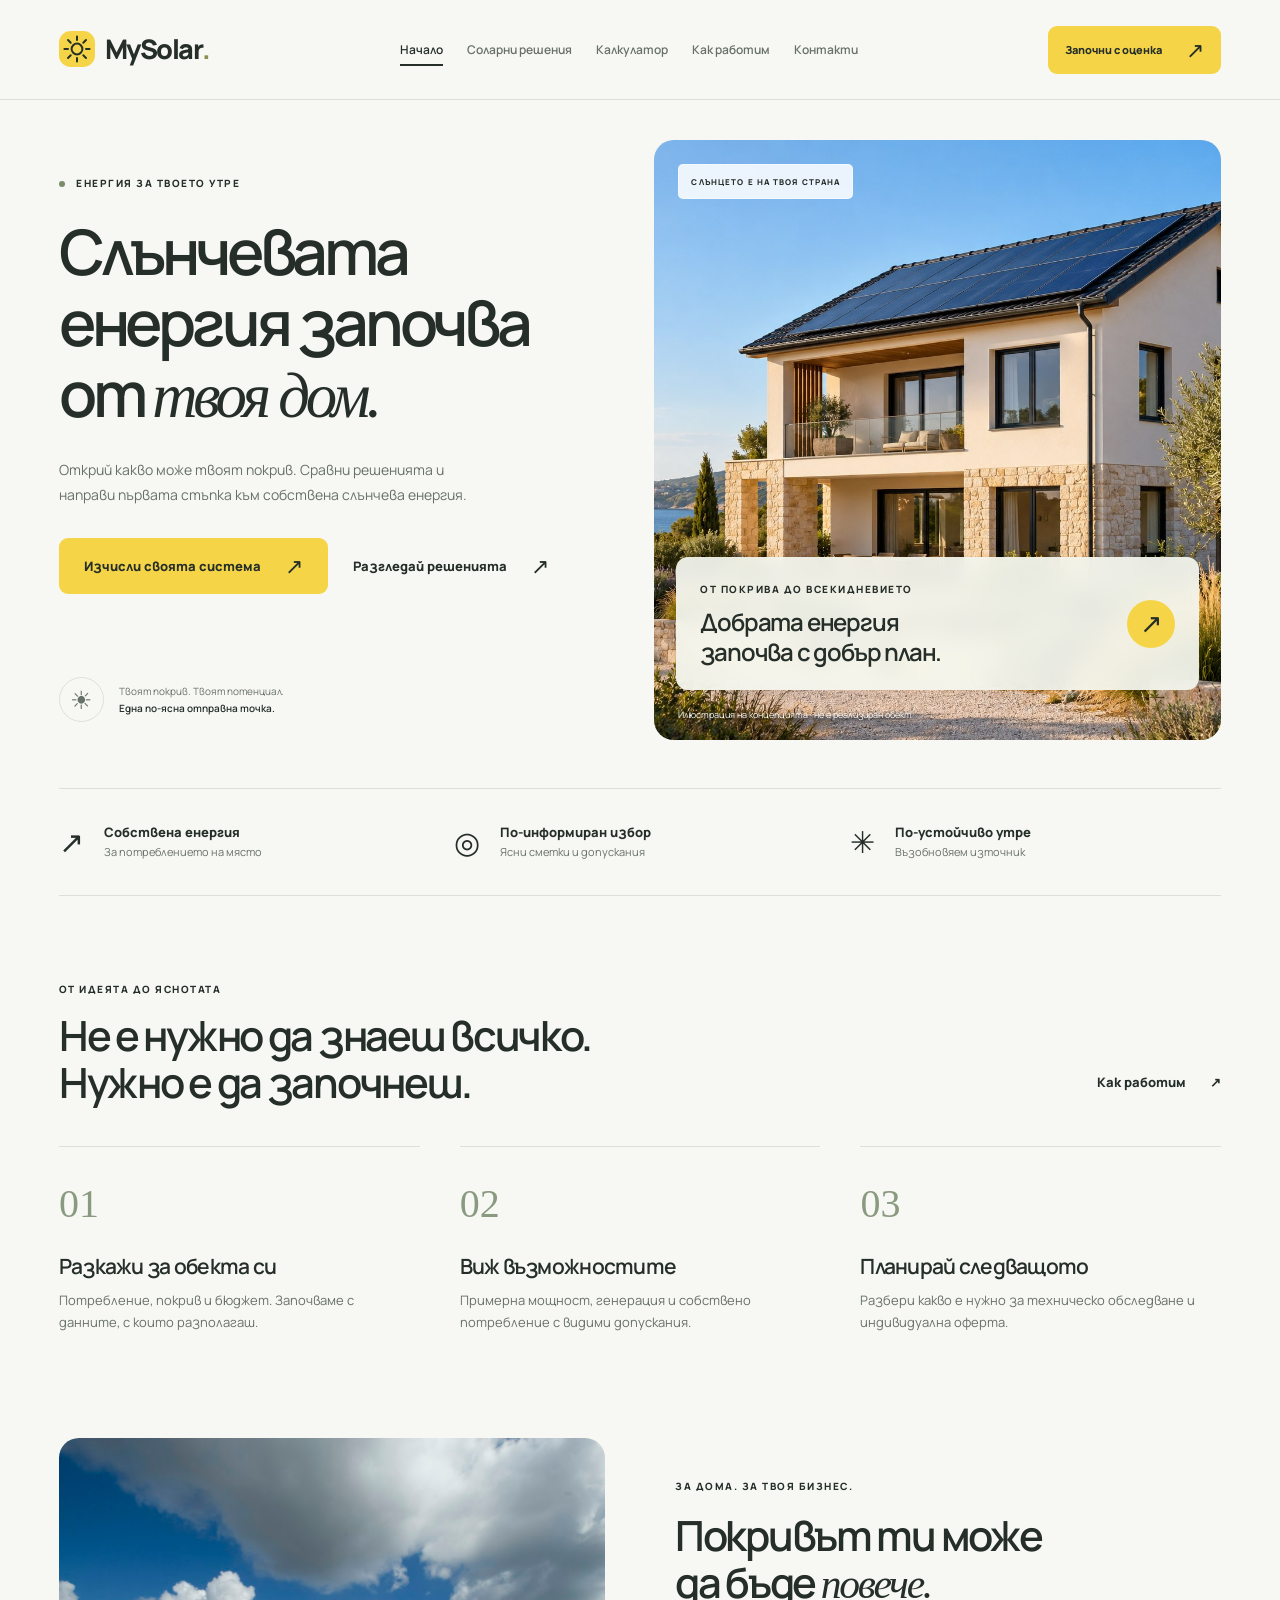
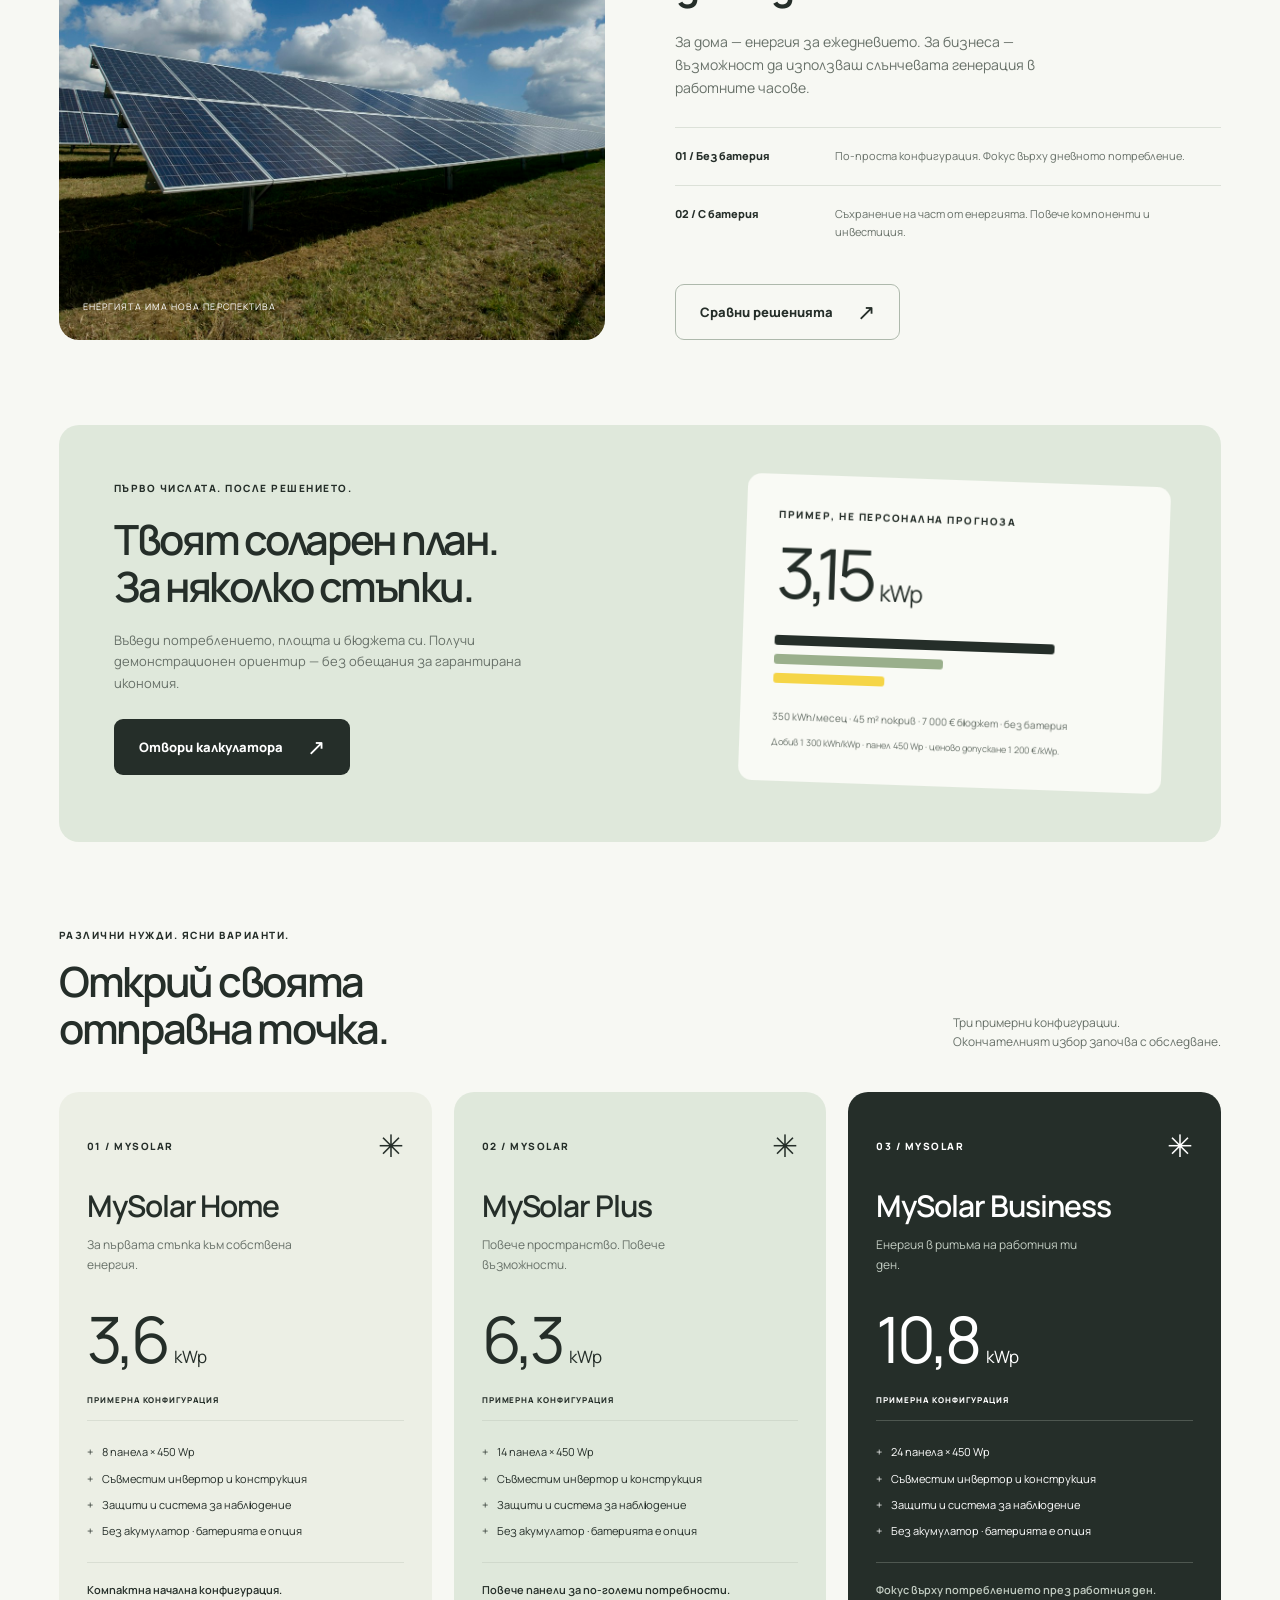
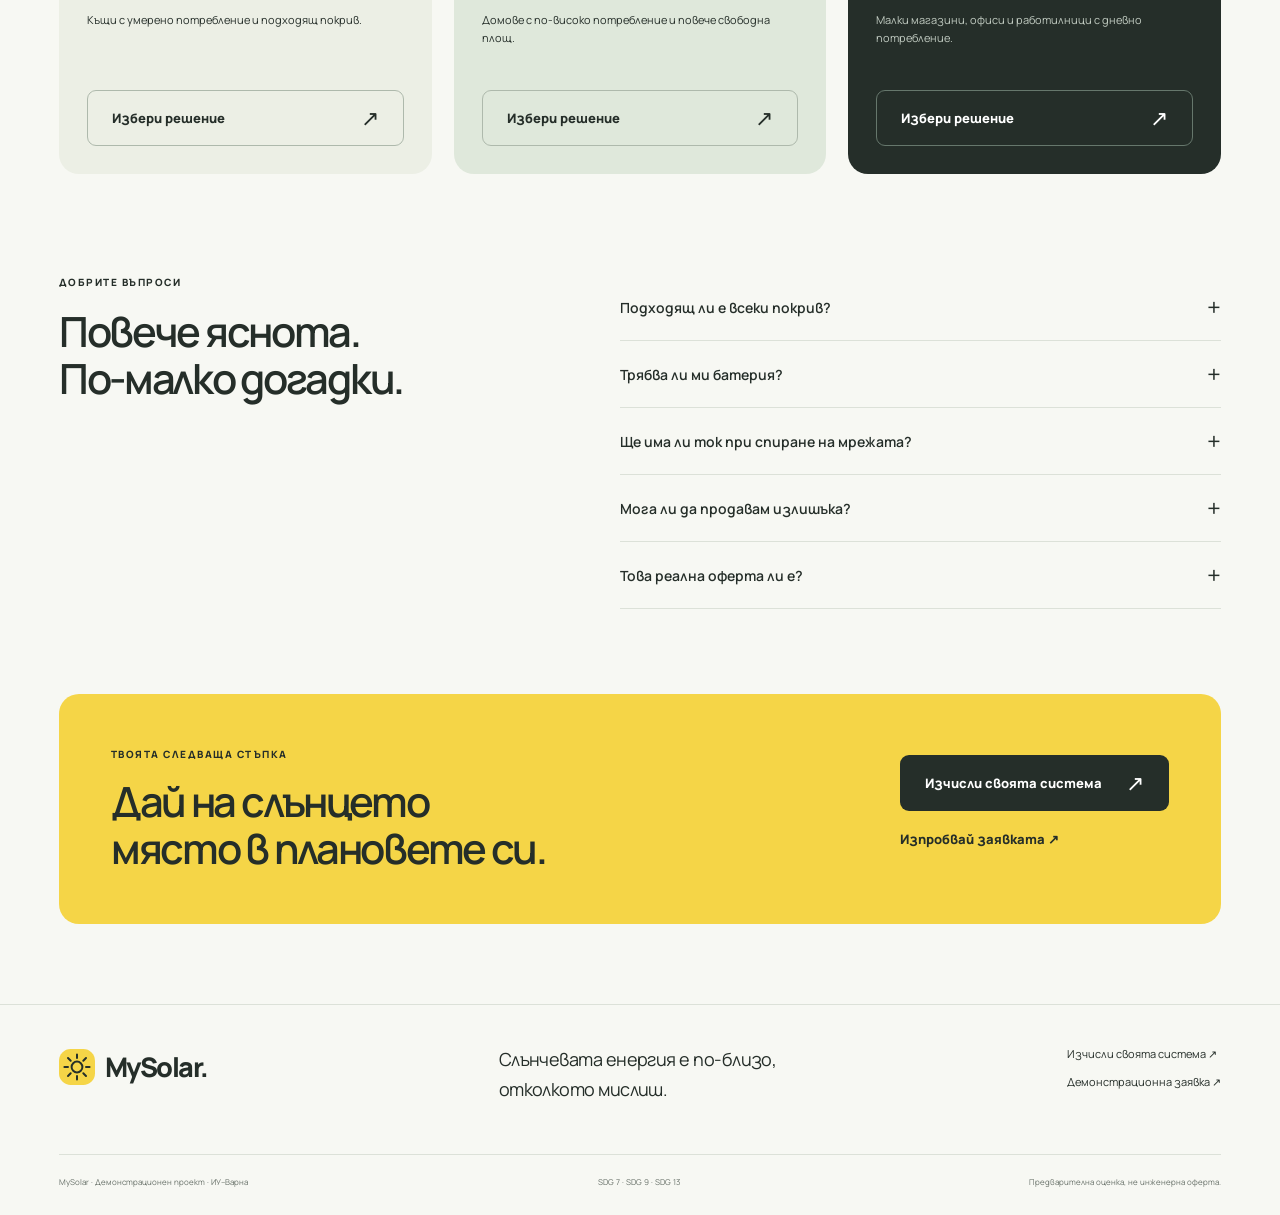
<file: index.html>
<!doctype html><html lang="bg"><head><meta charset="utf-8"><meta name="viewport" content="width=device-width,initial-scale=1"><meta name="theme-color" content="#f5d547"><meta name="description" content="MySolar — демонстрационна платформа за избор на фотоволтаични системи за дома и малкия бизнес в България."><title>Начало — MySolar</title><link rel="icon" href="assets/logo.svg" type="image/svg+xml"><link rel="stylesheet" href="styles.css"><script src="app.js" defer></script></head><body><a class="skip" href="#main">Към съдържанието</a><header class="header"><a class="brand" href="index.html" aria-label="MySolar — начало"><img src="assets/logo.svg" width="36" height="36" alt="">MySolar<span class="brand-dot">.</span></a><nav id="nav" aria-label="Основна навигация"><a href="index.html" aria-current="page">Начало</a><a href="solutions.html">Соларни решения</a><a href="calculator.html">Калкулатор</a><a href="process.html">Как работим</a><a href="contact.html">Контакти</a></nav><a class="button small" href="calculator.html">Започни с оценка<span aria-hidden="true">↗</span></a><button class="menu-button" aria-label="Отвори менюто" aria-expanded="false" aria-controls="nav"><span></span><span></span></button></header><main id="main" tabindex="-1"><section class="hero"><div class="hero-copy"><span class="eyebrow"><i class="live-dot"></i> ЕНЕРГИЯ ЗА ТВОЕТО УТРЕ</span><h1>Слънчевата<br>енергия започва<br>от <em>твоя дом.</em></h1><p>Открий какво може твоят покрив. Сравни решенията и направи първата стъпка към собствена слънчева енергия.</p><div class="hero-actions"><a class="button primary" href="calculator.html">Изчисли своята система<span aria-hidden="true">↗</span></a><a class="button text" href="solutions.html">Разгледай решенията<span aria-hidden="true">↗</span></a></div><div class="hero-note"><span class="mini-sun" aria-hidden="true">☀</span><span>Твоят покрив. Твоят потенциал.<br><strong>Една по-ясна отправна точка.</strong></span></div></div><div class="hero-photo"><img src="assets/hero.jpg" alt="Илюстративен съвременен дом с фотоволтаични панели на покрива" fetchpriority="high"><span class="photo-tag">СЛЪНЦЕТО Е НА ТВОЯ СТРАНА</span><div class="hero-panel"><div><span class="eyebrow">ОТ ПОКРИВА ДО ВСЕКИДНЕВИЕТО</span><strong>Добрата енергия<br>започва с добър план.</strong></div><span class="round-arrow" aria-hidden="true">↗</span></div><small class="image-disclaimer">Илюстрация на концепцията · не е реализиран обект</small></div></section>
<section class="benefits-strip"><div><span class="line-icon">↗</span><p>Собствена енергия<strong>За потреблението на място</strong></p></div><div><span class="line-icon">◎</span><p>По-информиран избор<strong>Ясни сметки и допускания</strong></p></div><div><span class="line-icon">✳</span><p>По-устойчиво утре<strong>Възобновяем източник</strong></p></div></section>
<section class="section"><div class="section-head"><div><span class="eyebrow">ОТ ИДЕЯТА ДО ЯСНОТАТА</span><h2>Не е нужно да знаеш всичко.<br>Нужно е да започнеш.</h2></div><a class="text-link" href="process.html">Как работим <span>↗</span></a></div><div class="step-grid"><article><span class="step-number">01</span><h3>Разкажи за обекта си</h3><p>Потребление, покрив и бюджет. Започваме с данните, с които разполагаш.</p></article><article><span class="step-number">02</span><h3>Виж възможностите</h3><p>Примерна мощност, генерация и собствено потребление с видими допускания.</p></article><article><span class="step-number">03</span><h3>Планирай следващото</h3><p>Разбери какво е нужно за техническо обследване и индивидуална оферта.</p></article></div></section>
<section class="section split-section"><div class="editorial-image"><img src="assets/solar.jpg" alt="Фотоволтаични панели — илюстративна снимка" loading="lazy"><span class="image-caption">ЕНЕРГИЯТА ИМА НОВА ПЕРСПЕКТИВА</span></div><div class="editorial-copy"><span class="eyebrow">ЗА ДОМА. ЗА ТВОЯ БИЗНЕС.</span><h2>Покривът ти може<br>да бъде <em>повече.</em></h2><p>За дома — енергия за ежедневието. За бизнеса — възможност да използваш слънчевата генерация в работните часове.</p><div class="editorial-row"><strong>01 / Без батерия</strong><span>По-проста конфигурация. Фокус върху дневното потребление.</span></div><div class="editorial-row"><strong>02 / С батерия</strong><span>Съхранение на част от енергията. Повече компоненти и инвестиция.</span></div><a class="button outline" href="solutions.html">Сравни решенията<span aria-hidden="true">↗</span></a></div></section>
<section class="calculator-teaser section"><div><span class="eyebrow">ПЪРВО ЧИСЛАТА. ПОСЛЕ РЕШЕНИЕТО.</span><h2>Твоят соларен план.<br>За няколко стъпки.</h2><p>Въведи потреблението, площта и бюджета си. Получи демонстрационен ориентир — без обещания за гарантирана икономия.</p><a class="button dark" href="calculator.html">Отвори калкулатора<span aria-hidden="true">↗</span></a></div><div class="teaser-card"><span class="eyebrow">ПРИМЕР, НЕ ПЕРСОНАЛНА ПРОГНОЗА</span><div class="teaser-power">3,15 <small>kWp</small></div><div class="teaser-bars"><span style="--bar:78%"></span><span style="--bar:47%"></span><span style="--bar:31%"></span></div><p>350 kWh/месец · 45 m² покрив · 7 000 € бюджет · без батерия</p><small>Добив 1 300 kWh/kWp · панел 450 Wp · ценово допускане 1 200 €/kWp.</small></div></section>
<section class="section"><div class="section-head"><div><span class="eyebrow">РАЗЛИЧНИ НУЖДИ. ЯСНИ ВАРИАНТИ.</span><h2>Открий своята<br>отправна точка.</h2></div><p>Три примерни конфигурации.<br>Окончателният избор започва с обследване.</p></div><div class="package-grid"><article class="package home"><div class="package-top"><span class="eyebrow">01 / MYSOLAR</span><span class="solar-symbol" aria-hidden="true">✳</span></div><h3>MySolar Home</h3><p>За първата стъпка към собствена енергия.</p><div class="package-power">3,6<small>kWp</small></div><span class="micro">ПРИМЕРНА КОНФИГУРАЦИЯ</span><ul><li>8 панела × 450 Wp</li><li>Съвместим инвертор и конструкция</li><li>Защити и система за наблюдение</li><li class="battery-equipment">Без акумулатор · батерията е опция</li></ul><p class="package-benefit">Компактна начална конфигурация.</p><p class="package-audience">Къщи с умерено потребление и подходящ покрив.</p><a class="button outline" href="contact.html?solution=home">Избери решение<span aria-hidden="true">↗</span></a></article><article class="package plus"><div class="package-top"><span class="eyebrow">02 / MYSOLAR</span><span class="solar-symbol" aria-hidden="true">✳</span></div><h3>MySolar Plus</h3><p>Повече пространство. Повече възможности.</p><div class="package-power">6,3<small>kWp</small></div><span class="micro">ПРИМЕРНА КОНФИГУРАЦИЯ</span><ul><li>14 панела × 450 Wp</li><li>Съвместим инвертор и конструкция</li><li>Защити и система за наблюдение</li><li class="battery-equipment">Без акумулатор · батерията е опция</li></ul><p class="package-benefit">Повече панели за по-големи потребности.</p><p class="package-audience">Домове с по-високо потребление и повече свободна площ.</p><a class="button outline" href="contact.html?solution=plus">Избери решение<span aria-hidden="true">↗</span></a></article><article class="package business"><div class="package-top"><span class="eyebrow">03 / MYSOLAR</span><span class="solar-symbol" aria-hidden="true">✳</span></div><h3>MySolar Business</h3><p>Енергия в ритъма на работния ти ден.</p><div class="package-power">10,8<small>kWp</small></div><span class="micro">ПРИМЕРНА КОНФИГУРАЦИЯ</span><ul><li>24 панела × 450 Wp</li><li>Съвместим инвертор и конструкция</li><li>Защити и система за наблюдение</li><li class="battery-equipment">Без акумулатор · батерията е опция</li></ul><p class="package-benefit">Фокус върху потреблението през работния ден.</p><p class="package-audience">Малки магазини, офиси и работилници с дневно потребление.</p><a class="button outline" href="contact.html?solution=business">Избери решение<span aria-hidden="true">↗</span></a></article></div></section><section class="section faq-section"><div><span class="eyebrow">ДОБРИТЕ ВЪПРОСИ</span><h2>Повече яснота.<br>По-малко догадки.</h2></div><div class="faq"><details><summary>Подходящ ли е всеки покрив?</summary><p>Не. Важни са състоянието, конструкцията, ориентацията, наклонът, засенчването и достъпната площ. Необходимо е техническо обследване и проверка на правото за монтаж.</p></details><details><summary>Трябва ли ми батерия?</summary><p>Зависи от часовете на потребление и целите ти. Батерията може да премести част от използването към вечерта, но добавя разход, загуби и изисквания към инсталацията.</p></details><details><summary>Ще има ли ток при спиране на мрежата?</summary><p>Не автоматично. Резервното захранване изисква подходящ инвертор, оборудване и отделно проектиране. Наличието на батерия само по себе си не го гарантира.</p></details><details><summary>Мога ли да продавам излишъка?</summary><p>Това зависи от условията за присъединяване, договорите и приложимите правила. Калкулаторът не включва продажба на излишъци.</p></details><details><summary>Това реална оферта ли е?</summary><p>Не. MySolar е демонстрационен прототип. Конфигурациите и ценовите допускания са примери, а заявките не се изпращат.</p></details></div></section><section class="cta"><div><span class="eyebrow">ТВОЯТА СЛЕДВАЩА СТЪПКА</span><h2>Дай на слънцето<br>място в плановете си.</h2></div><div class="cta-actions"><a class="button dark" href="calculator.html">Изчисли своята система<span aria-hidden="true">↗</span></a><a class="text-link" href="contact.html">Изпробвай заявката ↗</a></div></section></main><footer class="footer"><div class="footer-top"><a class="brand" href="index.html"><img src="assets/logo.svg" width="36" height="36" alt="">MySolar.</a><p>Слънчевата енергия е по-близо,<br>отколкото мислиш.</p><div><a href="calculator.html">Изчисли своята система ↗</a><a href="contact.html">Демонстрационна заявка ↗</a></div></div><div class="footer-bottom"><span>MySolar · Демонстрационен проект · ИУ–Варна</span><span>SDG 7 · SDG 9 · SDG 13</span><span>Предварителна оценка, не инженерна оферта.</span></div></footer></body></html>
</file>
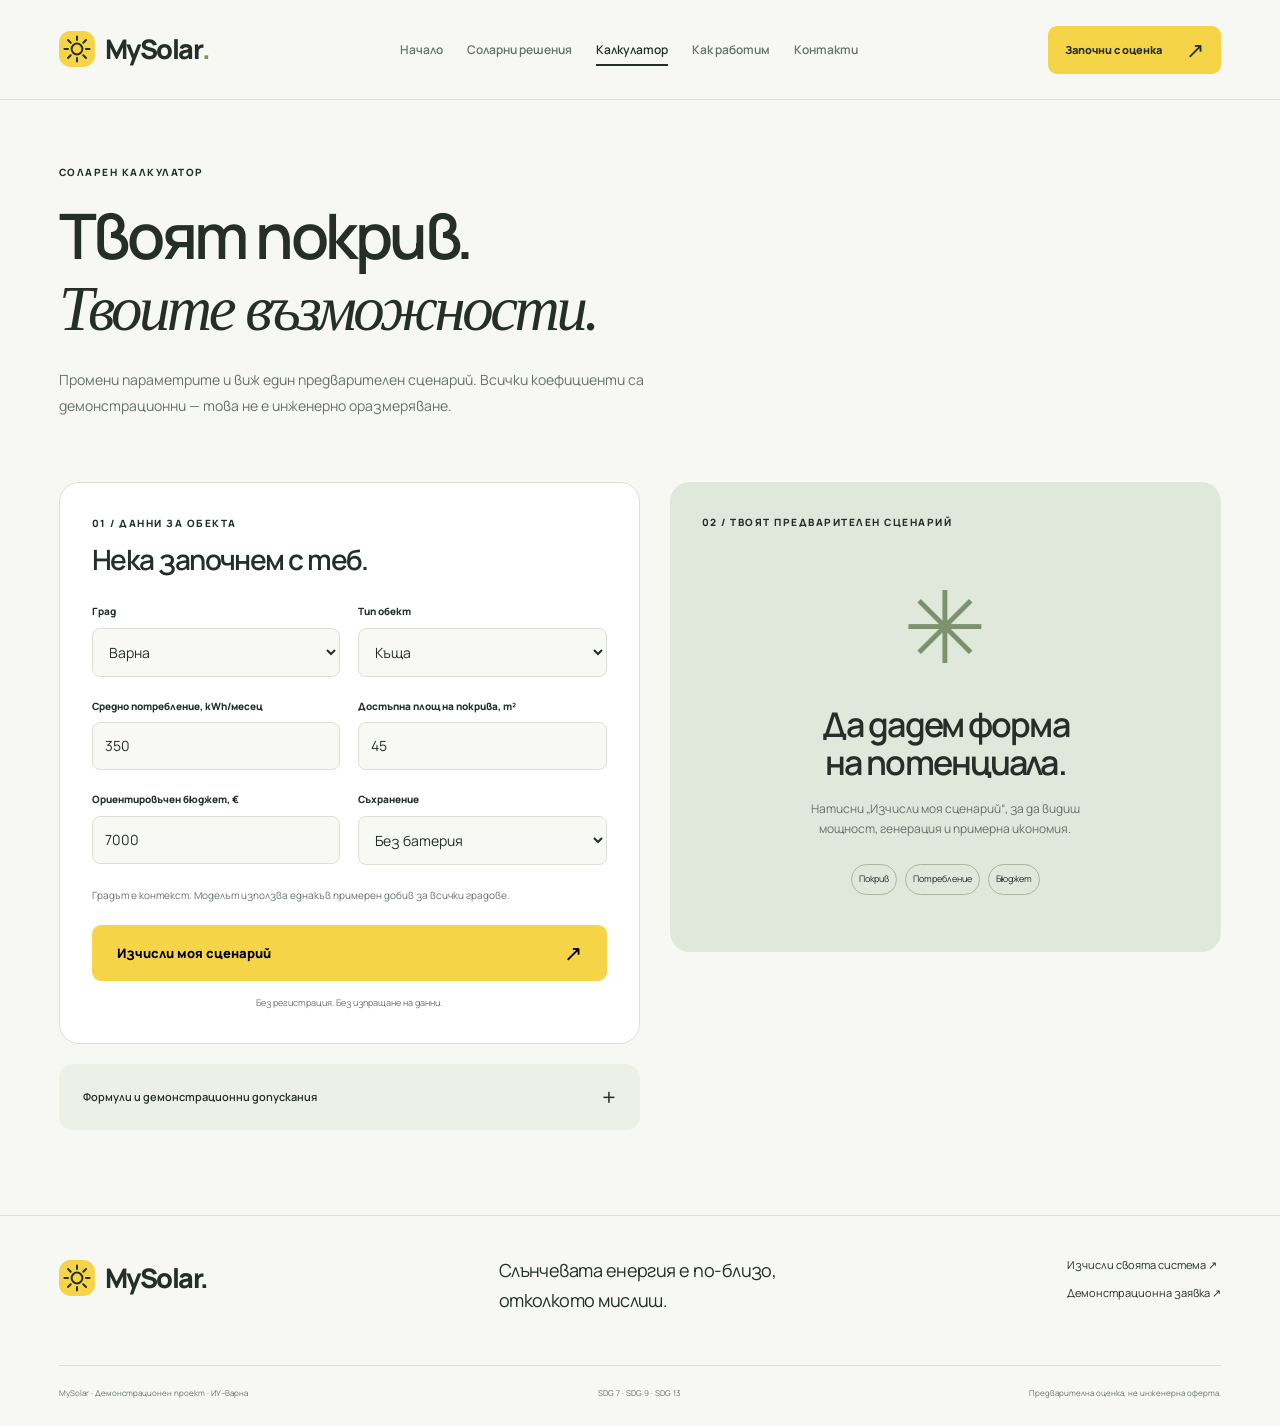
<file: calculator.html>
<!doctype html><html lang="bg"><head><meta charset="utf-8"><meta name="viewport" content="width=device-width,initial-scale=1"><meta name="theme-color" content="#f5d547"><meta name="description" content="MySolar — демонстрационна платформа за избор на фотоволтаични системи за дома и малкия бизнес в България."><title>Калкулатор — MySolar</title><link rel="icon" href="assets/logo.svg" type="image/svg+xml"><link rel="stylesheet" href="styles.css"><script src="app.js" defer></script></head><body><a class="skip" href="#main">Към съдържанието</a><header class="header"><a class="brand" href="index.html" aria-label="MySolar — начало"><img src="assets/logo.svg" width="36" height="36" alt="">MySolar<span class="brand-dot">.</span></a><nav id="nav" aria-label="Основна навигация"><a href="index.html">Начало</a><a href="solutions.html">Соларни решения</a><a href="calculator.html" aria-current="page">Калкулатор</a><a href="process.html">Как работим</a><a href="contact.html">Контакти</a></nav><a class="button small" href="calculator.html">Започни с оценка<span aria-hidden="true">↗</span></a><button class="menu-button" aria-label="Отвори менюто" aria-expanded="false" aria-controls="nav"><span></span><span></span></button></header><main id="main" tabindex="-1"><section class="page-intro"><span class="eyebrow">СОЛАРЕН КАЛКУЛАТОР</span><h1>Твоят покрив.<br><em>Твоите възможности.</em></h1><p>Промени параметрите и виж един предварителен сценарий. Всички коефициенти са демонстрационни — това не е инженерно оразмеряване.</p></section><section class="section no-top calculator-layout"><div><form id="solar-form" class="form-card"><div class="form-heading"><span class="eyebrow">01 / ДАННИ ЗА ОБЕКТА</span><h2>Нека започнем с теб.</h2></div><div class="field-grid"><label>Град<select name="city"><option>Варна</option><option>София</option><option>Пловдив</option><option>Бургас</option><option>Друг град</option></select></label><label>Тип обект<select name="property"><option value="home">Къща</option><option value="business">Малък бизнес</option></select></label><label>Средно потребление, kWh/месец<input name="consumption" type="number" min="1" max="100000" step="1" value="350" required inputmode="numeric"></label><label>Достъпна площ на покрива, m²<input name="roof" type="number" min="1" max="10000" step="0.1" value="45" required inputmode="decimal"></label><label>Ориентировъчен бюджет, €<input name="budget" type="number" min="1" max="1000000" step="1" value="7000" required inputmode="numeric"></label><label>Съхранение<select name="battery"><option value="no">Без батерия</option><option value="yes">С примерна батерия 5 kWh</option></select></label></div><p class="form-note">Градът е контекст. Моделът използва еднакъв примерен добив за всички градове.</p><button class="button primary full" type="submit">Изчисли моя сценарий <span aria-hidden="true">↗</span></button><span class="form-foot">Без регистрация. Без изпращане на данни.</span></form><details class="assumptions"><summary>Формули и демонстрационни допускания</summary><div><p><strong>Генерация:</strong> мощност × 1 300 kWh/kWp за година. Това не е регионална прогноза.</p><p><strong>Панел:</strong> 450 Wp и 2,2 m². Необходимата покривна площ за достъп, отстояния и конструкция може да е по-голяма.</p><p><strong>Ценов модел:</strong> 1 200 €/kWp за примерна комплектация; + 3 500 € за примерна батерия 5 kWh. Това не са доставни цени, оферта или пълна цена за монтаж. Не се добавят отделни разходи за обследване, разрешения, присъединяване, укрепване или поддръжка.</p><p><strong>Избор на мощност:</strong> най-малкото от годишно потребление ÷ 1 300, площ ÷ 2,2 × 0,45 и оставащ бюджет ÷ 1 200. Броят панели се закръгля надолу.</p><p><strong>Собствено потребление:</strong> къща 40% без / 65% с батерия; бизнес 65% без / 80% с батерия. Това са условни сценарии, не резултат от почасово моделиране на батерия.</p><p><strong>Икономия:</strong> min(генерация × дял, годишно потребление) × 0,18 €/kWh. 0,18 €/kWh е примерна избегната цена, не актуална тарифа. Излишъкът не носи доход в модела.</p><p>Ориентация, наклон, засенчване, конструкция, климат и реален профил на потребление могат съществено да променят резултата. За подробна оценка: <a href="https://joint-research-centre.ec.europa.eu/photovoltaic-geographical-information-system-pvgis_en" target="_blank" rel="noopener noreferrer">PVGIS — инструмент на Европейската комисия ↗</a>.</p></div></details></div><aside class="result-card" id="solar-result" aria-labelledby="result-heading"><span class="eyebrow">02 / ТВОЯТ ПРЕДВАРИТЕЛЕН СЦЕНАРИЙ</span><div class="empty-result"><span class="big-sun" aria-hidden="true">✳</span><h2 id="result-heading">Да дадем форма<br>на потенциала.</h2><p>Натисни „Изчисли моя сценарий“, за да видиш мощност, генерация и примерна икономия.</p><div class="result-preview"><span>Покрив</span><span>Потребление</span><span>Бюджет</span></div></div></aside><p class="sr-only" role="status" id="calculation-status"></p></section></main><footer class="footer"><div class="footer-top"><a class="brand" href="index.html"><img src="assets/logo.svg" width="36" height="36" alt="">MySolar.</a><p>Слънчевата енергия е по-близо,<br>отколкото мислиш.</p><div><a href="calculator.html">Изчисли своята система ↗</a><a href="contact.html">Демонстрационна заявка ↗</a></div></div><div class="footer-bottom"><span>MySolar · Демонстрационен проект · ИУ–Варна</span><span>SDG 7 · SDG 9 · SDG 13</span><span>Предварителна оценка, не инженерна оферта.</span></div></footer></body></html>
</file>
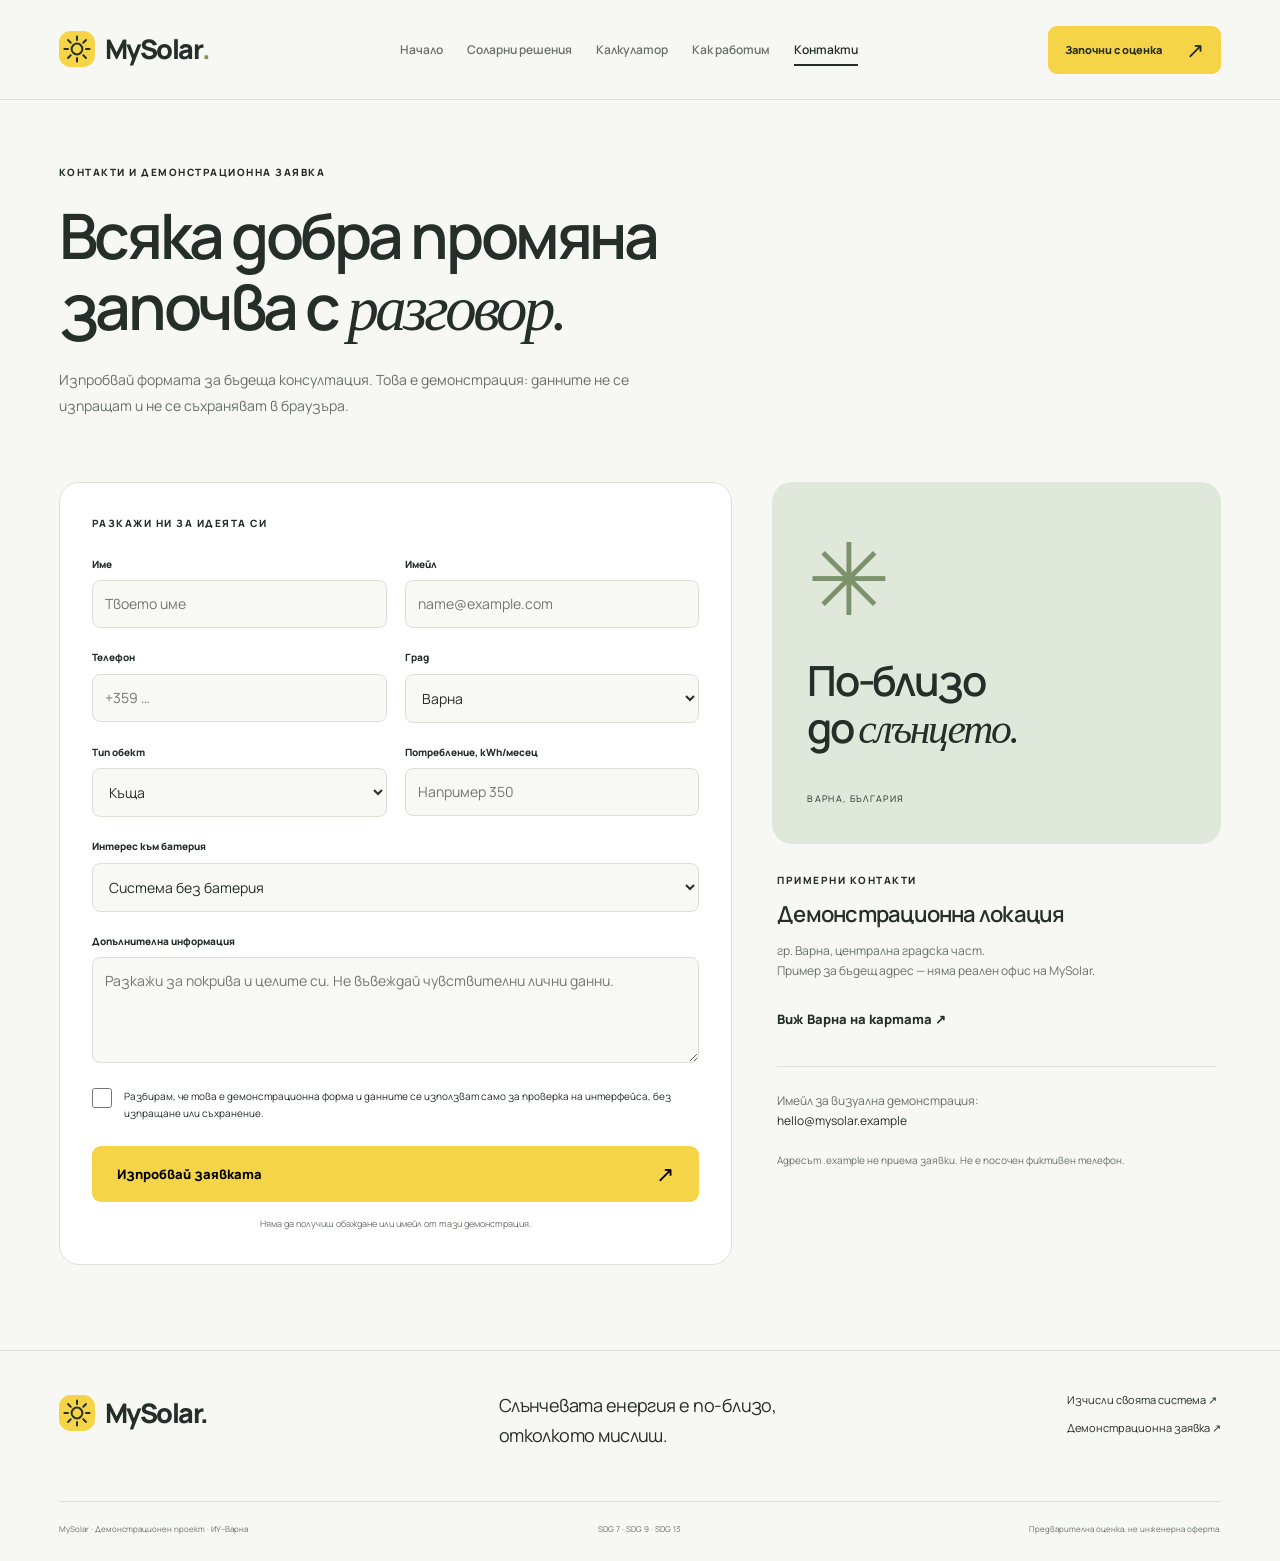
<file: contact.html>
<!doctype html><html lang="bg"><head><meta charset="utf-8"><meta name="viewport" content="width=device-width,initial-scale=1"><meta name="theme-color" content="#f5d547"><meta name="description" content="MySolar — демонстрационна платформа за избор на фотоволтаични системи за дома и малкия бизнес в България."><title>Контакти — MySolar</title><link rel="icon" href="assets/logo.svg" type="image/svg+xml"><link rel="stylesheet" href="styles.css"><script src="app.js" defer></script></head><body><a class="skip" href="#main">Към съдържанието</a><header class="header"><a class="brand" href="index.html" aria-label="MySolar — начало"><img src="assets/logo.svg" width="36" height="36" alt="">MySolar<span class="brand-dot">.</span></a><nav id="nav" aria-label="Основна навигация"><a href="index.html">Начало</a><a href="solutions.html">Соларни решения</a><a href="calculator.html">Калкулатор</a><a href="process.html">Как работим</a><a href="contact.html" aria-current="page">Контакти</a></nav><a class="button small" href="calculator.html">Започни с оценка<span aria-hidden="true">↗</span></a><button class="menu-button" aria-label="Отвори менюто" aria-expanded="false" aria-controls="nav"><span></span><span></span></button></header><main id="main" tabindex="-1"><section class="page-intro"><span class="eyebrow">КОНТАКТИ И ДЕМОНСТРАЦИОННА ЗАЯВКА</span><h1>Всяка добра промяна<br>започва с <em>разговор.</em></h1><p>Изпробвай формата за бъдеща консултация. Това е демонстрация: данните не се изпращат и не се съхраняват в браузъра.</p></section><section class="section no-top contact-layout"><form class="form-card" id="request-form"><span class="eyebrow">РАЗКАЖИ НИ ЗА ИДЕЯТА СИ</span><div class="selected-solution" id="selected-solution" hidden></div><div class="field-grid"><label>Име<input name="name" autocomplete="off" required minlength="2" maxlength="100" placeholder="Твоето име"></label><label>Имейл<input name="email" type="email" autocomplete="off" required maxlength="150" placeholder="name@example.com" inputmode="email"></label><label>Телефон<input name="phone" type="tel" autocomplete="off" required pattern="[+0-9 ()-]{7,25}" maxlength="25" placeholder="+359 …" inputmode="tel"></label><label>Град<select name="city"><option>Варна</option><option>София</option><option>Пловдив</option><option>Бургас</option><option>Друг град</option></select></label><label>Тип обект<select name="property"><option value="home">Къща</option><option value="business">Малък бизнес</option></select></label><label>Потребление, kWh/месец<input name="consumption" type="number" min="1" max="100000" step="1" required inputmode="numeric" placeholder="Например 350"></label><label class="wide">Интерес към батерия<select name="battery"><option value="no">Система без батерия</option><option value="yes">Система с батерия</option><option value="unsure">Искам да сравня вариантите</option></select></label><label class="wide">Допълнителна информация<textarea name="message" maxlength="1500" rows="4" placeholder="Разкажи за покрива и целите си. Не въвеждай чувствителни лични данни."></textarea></label></div><label class="consent"><input type="checkbox" name="consent" required><span>Разбирам, че това е демонстрационна форма и данните се използват само за проверка на интерфейса, без изпращане или съхранение.</span></label><button type="submit" class="button primary full">Изпробвай заявката <span aria-hidden="true">↗</span></button><p class="form-foot">Няма да получиш обаждане или имейл от тази демонстрация.</p><div class="request-confirmation" id="request-confirmation" role="status" tabindex="-1" hidden><span aria-hidden="true">✓</span><h2>Демонстрационна заявка — данните не са изпратени</h2><p>Проверката е успешна. Полетата са изчистени. Не е създаден реален запис или поръчка.</p><button type="button" class="text-link" id="request-again">Попълни нов пример ↗</button></div></form><aside class="contact-aside"><div class="contact-illustration"><span class="big-sun" aria-hidden="true">✳</span><h2>По-близо<br>до <em>слънцето.</em></h2><span>ВАРНА, БЪЛГАРИЯ</span></div><div class="contact-details"><span class="eyebrow">ПРИМЕРНИ КОНТАКТИ</span><h3>Демонстрационна локация</h3><p>гр. Варна, централна градска част.<br>Пример за бъдещ адрес — няма реален офис на MySolar.</p><a class="text-link" href="https://www.google.com/maps/search/?api=1&query=Varna%2C%20Bulgaria" target="_blank" rel="noopener noreferrer">Виж Варна на картата ↗</a><hr><p>Имейл за визуална демонстрация:<br><span class="demo-email">hello@mysolar.example</span></p><small>Адресът .example не приема заявки. Не е посочен фиктивен телефон.</small></div></aside></section></main><footer class="footer"><div class="footer-top"><a class="brand" href="index.html"><img src="assets/logo.svg" width="36" height="36" alt="">MySolar.</a><p>Слънчевата енергия е по-близо,<br>отколкото мислиш.</p><div><a href="calculator.html">Изчисли своята система ↗</a><a href="contact.html">Демонстрационна заявка ↗</a></div></div><div class="footer-bottom"><span>MySolar · Демонстрационен проект · ИУ–Варна</span><span>SDG 7 · SDG 9 · SDG 13</span><span>Предварителна оценка, не инженерна оферта.</span></div></footer></body></html>
</file>
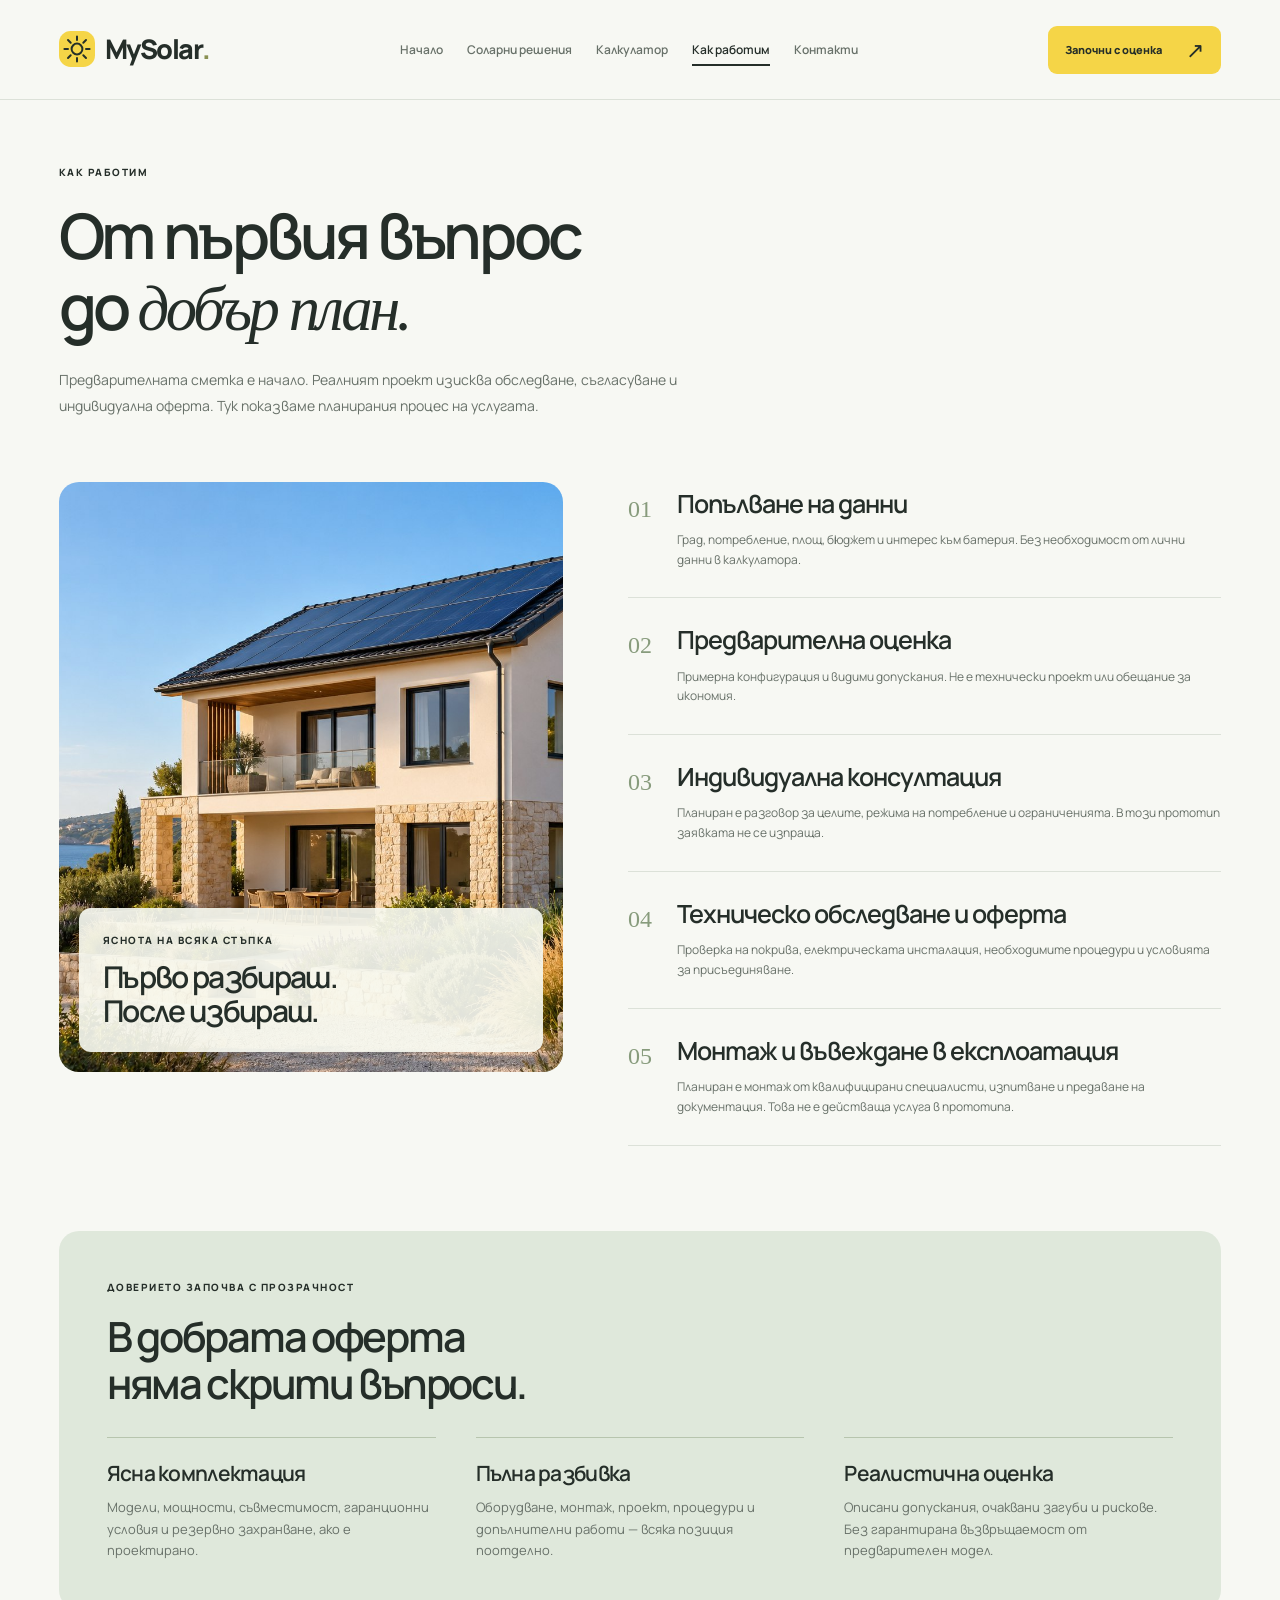
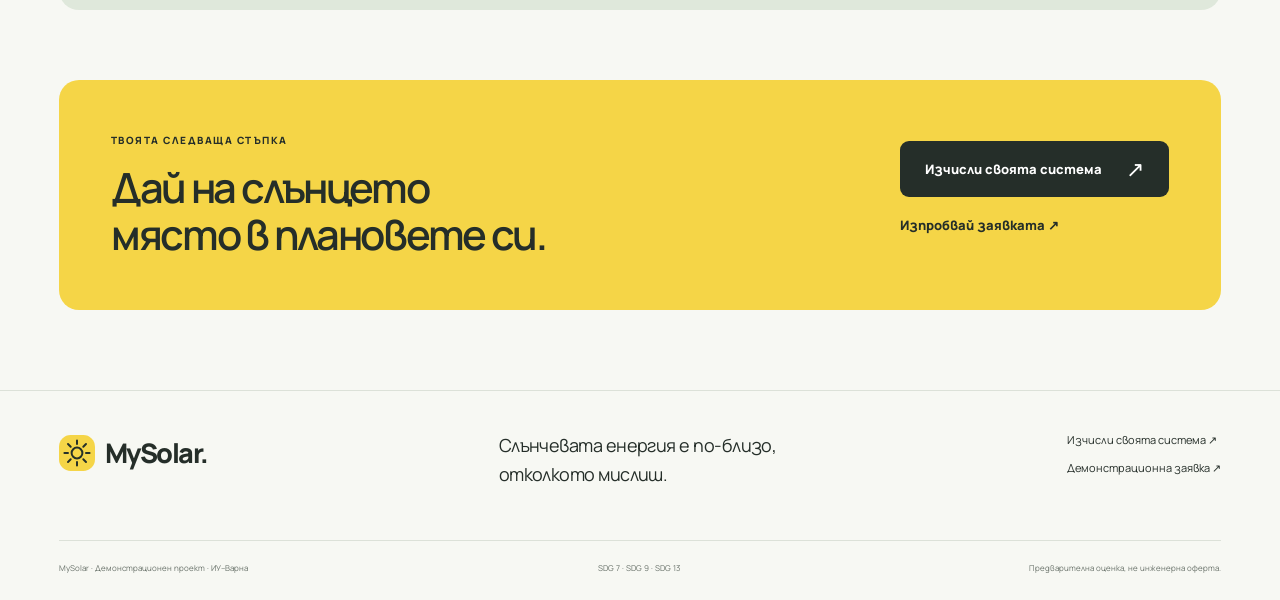
<file: process.html>
<!doctype html><html lang="bg"><head><meta charset="utf-8"><meta name="viewport" content="width=device-width,initial-scale=1"><meta name="theme-color" content="#f5d547"><meta name="description" content="MySolar — демонстрационна платформа за избор на фотоволтаични системи за дома и малкия бизнес в България."><title>Как работим — MySolar</title><link rel="icon" href="assets/logo.svg" type="image/svg+xml"><link rel="stylesheet" href="styles.css"><script src="app.js" defer></script></head><body><a class="skip" href="#main">Към съдържанието</a><header class="header"><a class="brand" href="index.html" aria-label="MySolar — начало"><img src="assets/logo.svg" width="36" height="36" alt="">MySolar<span class="brand-dot">.</span></a><nav id="nav" aria-label="Основна навигация"><a href="index.html">Начало</a><a href="solutions.html">Соларни решения</a><a href="calculator.html">Калкулатор</a><a href="process.html" aria-current="page">Как работим</a><a href="contact.html">Контакти</a></nav><a class="button small" href="calculator.html">Започни с оценка<span aria-hidden="true">↗</span></a><button class="menu-button" aria-label="Отвори менюто" aria-expanded="false" aria-controls="nav"><span></span><span></span></button></header><main id="main" tabindex="-1"><section class="page-intro"><span class="eyebrow">КАК РАБОТИМ</span><h1>От първия въпрос<br>до <em>добър план.</em></h1><p>Предварителната сметка е начало. Реалният проект изисква обследване, съгласуване и индивидуална оферта. Тук показваме планирания процес на услугата.</p></section><section class="section no-top process-layout"><div class="process-visual"><img src="assets/hero.jpg" alt="Илюстрация на дом със соларен покрив" loading="lazy"><div><span class="eyebrow">ЯСНОТА НА ВСЯКА СТЪПКА</span><h2>Първо разбираш.<br>После избираш.</h2></div></div><ol class="process-list"><li><span>01</span><div><h2>Попълване на данни</h2><p>Град, потребление, площ, бюджет и интерес към батерия. Без необходимост от лични данни в калкулатора.</p></div></li><li><span>02</span><div><h2>Предварителна оценка</h2><p>Примерна конфигурация и видими допускания. Не е технически проект или обещание за икономия.</p></div></li><li><span>03</span><div><h2>Индивидуална консултация</h2><p>Планиран е разговор за целите, режима на потребление и ограниченията. В този прототип заявката не се изпраща.</p></div></li><li><span>04</span><div><h2>Техническо обследване и оферта</h2><p>Проверка на покрива, електрическата инсталация, необходимите процедури и условията за присъединяване.</p></div></li><li><span>05</span><div><h2>Монтаж и въвеждане в експлоатация</h2><p>Планиран е монтаж от квалифицирани специалисти, изпитване и предаване на документация. Това не е действаща услуга в прототипа.</p></div></li></ol></section><section class="transparency section"><span class="eyebrow">ДОВЕРИЕТО ЗАПОЧВА С ПРОЗРАЧНОСТ</span><h2>В добрата оферта<br>няма скрити въпроси.</h2><div class="step-grid"><article><h3>Ясна комплектация</h3><p>Модели, мощности, съвместимост, гаранционни условия и резервно захранване, ако е проектирано.</p></article><article><h3>Пълна разбивка</h3><p>Оборудване, монтаж, проект, процедури и допълнителни работи — всяка позиция поотделно.</p></article><article><h3>Реалистична оценка</h3><p>Описани допускания, очаквани загуби и рискове. Без гарантирана възвръщаемост от предварителен модел.</p></article></div></section><section class="cta"><div><span class="eyebrow">ТВОЯТА СЛЕДВАЩА СТЪПКА</span><h2>Дай на слънцето<br>място в плановете си.</h2></div><div class="cta-actions"><a class="button dark" href="calculator.html">Изчисли своята система<span aria-hidden="true">↗</span></a><a class="text-link" href="contact.html">Изпробвай заявката ↗</a></div></section></main><footer class="footer"><div class="footer-top"><a class="brand" href="index.html"><img src="assets/logo.svg" width="36" height="36" alt="">MySolar.</a><p>Слънчевата енергия е по-близо,<br>отколкото мислиш.</p><div><a href="calculator.html">Изчисли своята система ↗</a><a href="contact.html">Демонстрационна заявка ↗</a></div></div><div class="footer-bottom"><span>MySolar · Демонстрационен проект · ИУ–Варна</span><span>SDG 7 · SDG 9 · SDG 13</span><span>Предварителна оценка, не инженерна оферта.</span></div></footer></body></html>
</file>
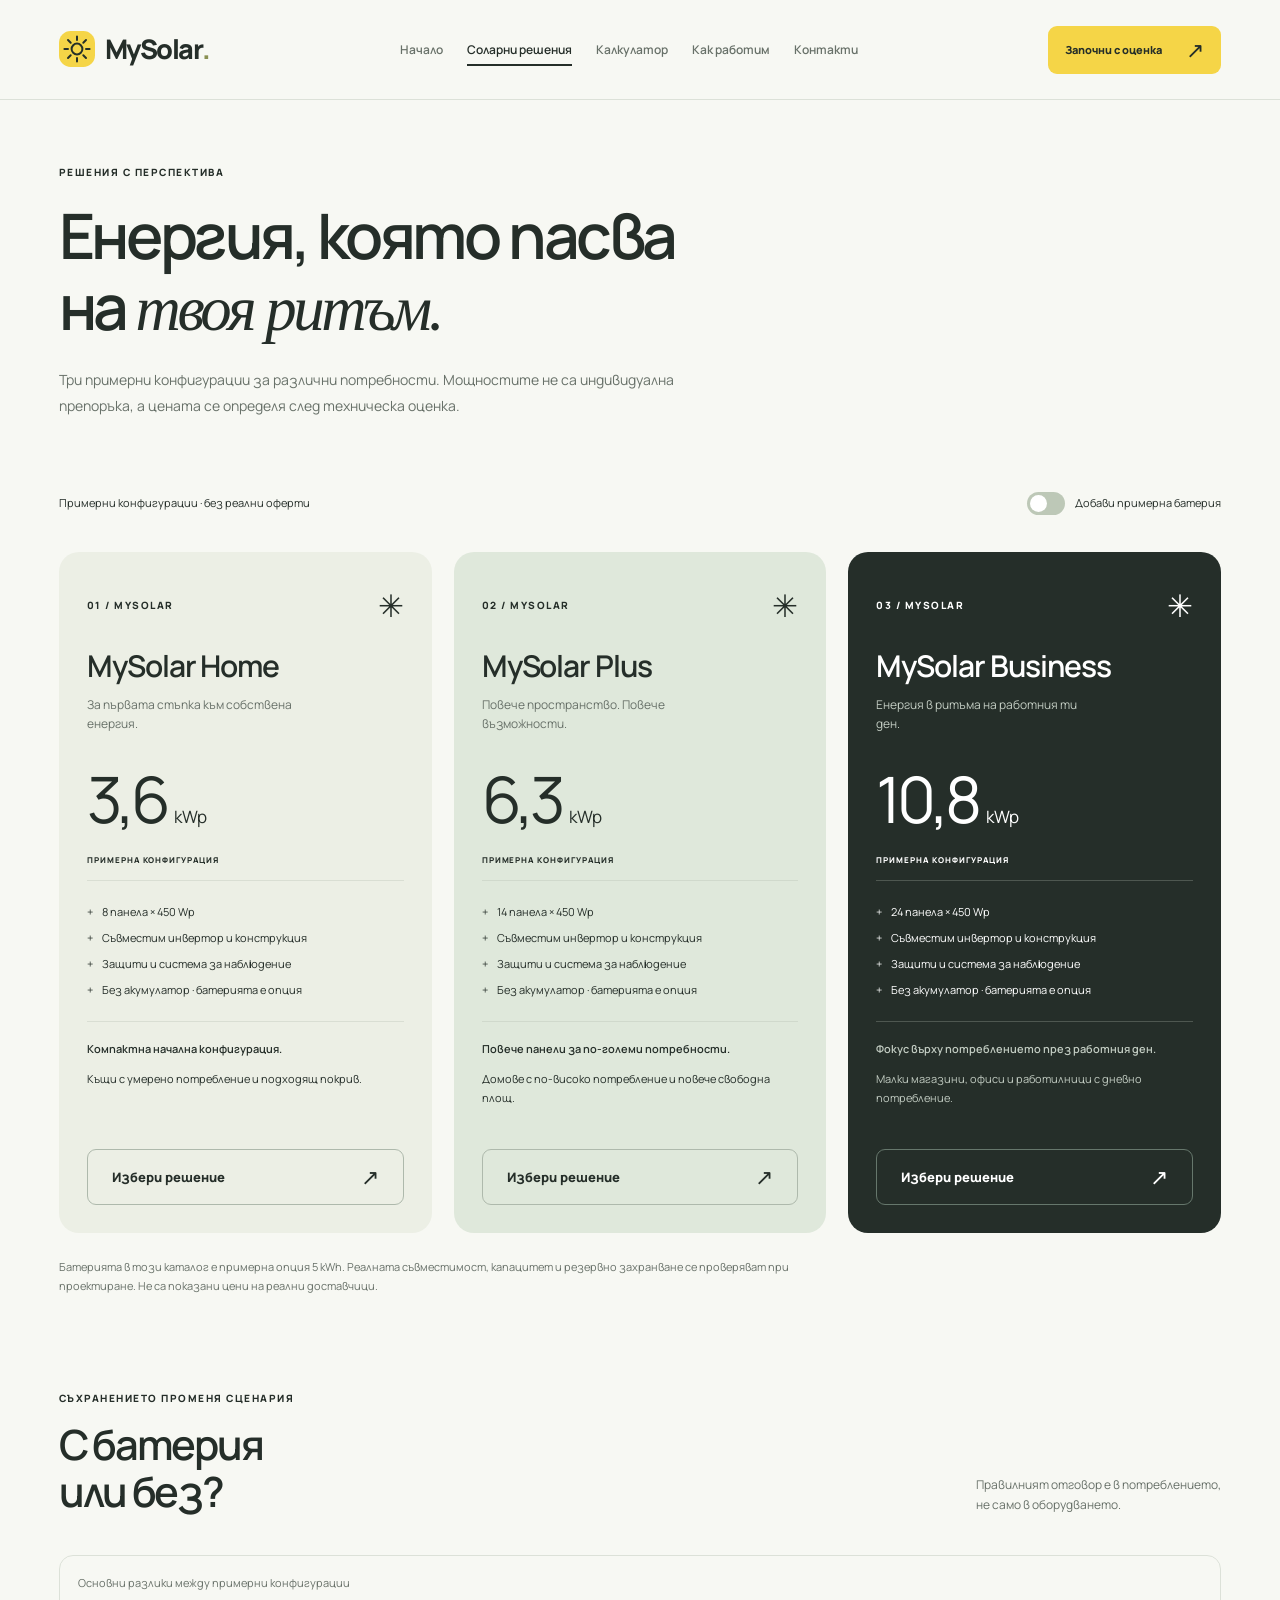
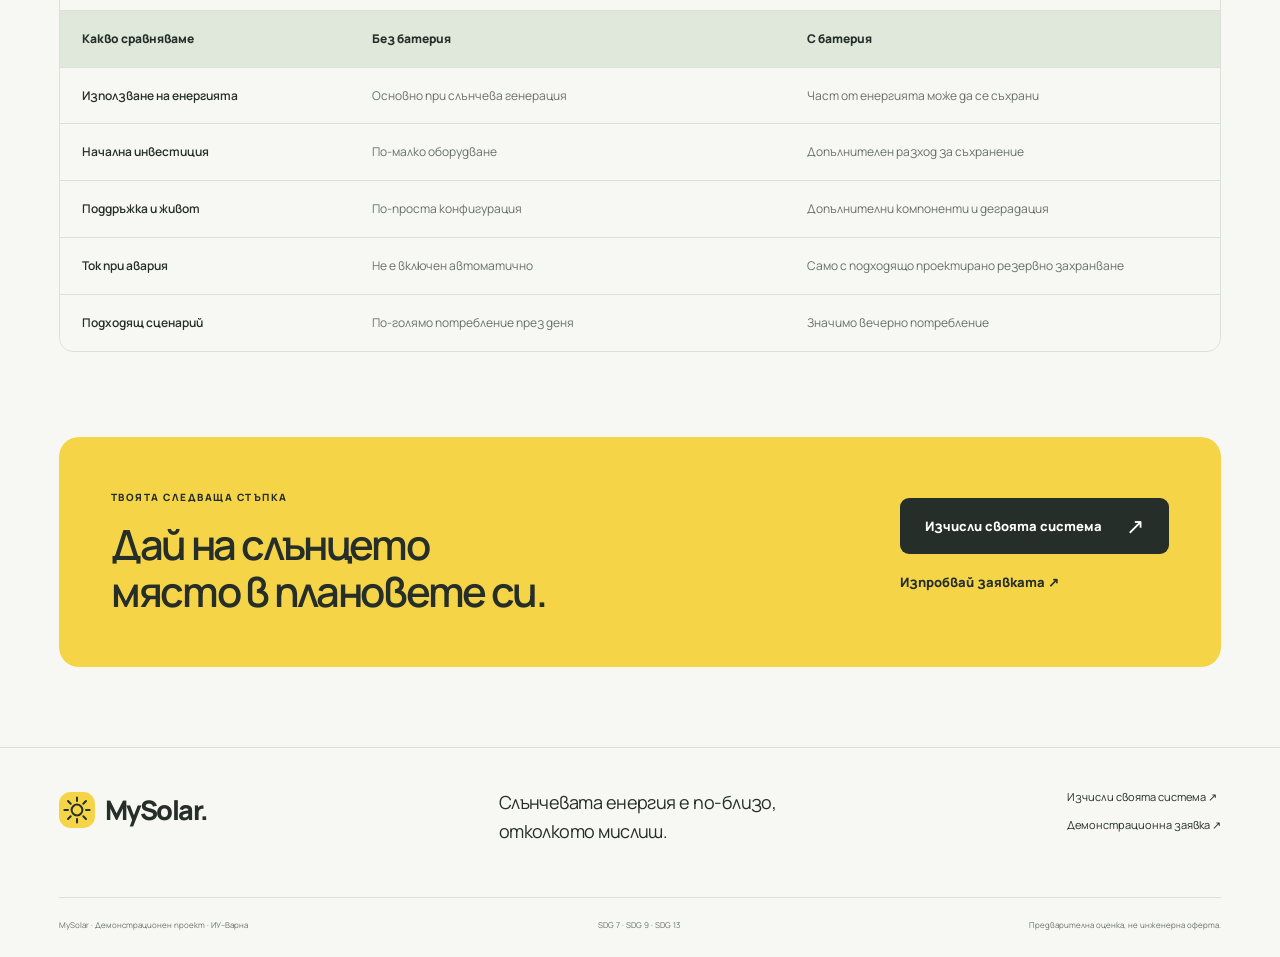
<file: solutions.html>
<!doctype html><html lang="bg"><head><meta charset="utf-8"><meta name="viewport" content="width=device-width,initial-scale=1"><meta name="theme-color" content="#f5d547"><meta name="description" content="MySolar — демонстрационна платформа за избор на фотоволтаични системи за дома и малкия бизнес в България."><title>Соларни решения — MySolar</title><link rel="icon" href="assets/logo.svg" type="image/svg+xml"><link rel="stylesheet" href="styles.css"><script src="app.js" defer></script></head><body><a class="skip" href="#main">Към съдържанието</a><header class="header"><a class="brand" href="index.html" aria-label="MySolar — начало"><img src="assets/logo.svg" width="36" height="36" alt="">MySolar<span class="brand-dot">.</span></a><nav id="nav" aria-label="Основна навигация"><a href="index.html">Начало</a><a href="solutions.html" aria-current="page">Соларни решения</a><a href="calculator.html">Калкулатор</a><a href="process.html">Как работим</a><a href="contact.html">Контакти</a></nav><a class="button small" href="calculator.html">Започни с оценка<span aria-hidden="true">↗</span></a><button class="menu-button" aria-label="Отвори менюто" aria-expanded="false" aria-controls="nav"><span></span><span></span></button></header><main id="main" tabindex="-1"><section class="page-intro"><span class="eyebrow">РЕШЕНИЯ С ПЕРСПЕКТИВА</span><h1>Енергия, която пасва<br>на <em>твоя ритъм.</em></h1><p>Три примерни конфигурации за различни потребности. Мощностите не са индивидуална препоръка, а цената се определя след техническа оценка.</p></section><section class="section no-top"><div class="catalog-toolbar"><span>Примерни конфигурации · без реални оферти</span><label class="switch"><input type="checkbox" id="catalog-battery"><span class="switch-track"></span>Добави примерна батерия</label></div><div class="package-grid"><article class="package home"><div class="package-top"><span class="eyebrow">01 / MYSOLAR</span><span class="solar-symbol" aria-hidden="true">✳</span></div><h3>MySolar Home</h3><p>За първата стъпка към собствена енергия.</p><div class="package-power">3,6<small>kWp</small></div><span class="micro">ПРИМЕРНА КОНФИГУРАЦИЯ</span><ul><li>8 панела × 450 Wp</li><li>Съвместим инвертор и конструкция</li><li>Защити и система за наблюдение</li><li class="battery-equipment">Без акумулатор · батерията е опция</li></ul><p class="package-benefit">Компактна начална конфигурация.</p><p class="package-audience">Къщи с умерено потребление и подходящ покрив.</p><a class="button outline" href="contact.html?solution=home">Избери решение<span aria-hidden="true">↗</span></a></article><article class="package plus"><div class="package-top"><span class="eyebrow">02 / MYSOLAR</span><span class="solar-symbol" aria-hidden="true">✳</span></div><h3>MySolar Plus</h3><p>Повече пространство. Повече възможности.</p><div class="package-power">6,3<small>kWp</small></div><span class="micro">ПРИМЕРНА КОНФИГУРАЦИЯ</span><ul><li>14 панела × 450 Wp</li><li>Съвместим инвертор и конструкция</li><li>Защити и система за наблюдение</li><li class="battery-equipment">Без акумулатор · батерията е опция</li></ul><p class="package-benefit">Повече панели за по-големи потребности.</p><p class="package-audience">Домове с по-високо потребление и повече свободна площ.</p><a class="button outline" href="contact.html?solution=plus">Избери решение<span aria-hidden="true">↗</span></a></article><article class="package business"><div class="package-top"><span class="eyebrow">03 / MYSOLAR</span><span class="solar-symbol" aria-hidden="true">✳</span></div><h3>MySolar Business</h3><p>Енергия в ритъма на работния ти ден.</p><div class="package-power">10,8<small>kWp</small></div><span class="micro">ПРИМЕРНА КОНФИГУРАЦИЯ</span><ul><li>24 панела × 450 Wp</li><li>Съвместим инвертор и конструкция</li><li>Защити и система за наблюдение</li><li class="battery-equipment">Без акумулатор · батерията е опция</li></ul><p class="package-benefit">Фокус върху потреблението през работния ден.</p><p class="package-audience">Малки магазини, офиси и работилници с дневно потребление.</p><a class="button outline" href="contact.html?solution=business">Избери решение<span aria-hidden="true">↗</span></a></article></div><p class="fine-print">Батерията в този каталог е примерна опция 5 kWh. Реалната съвместимост, капацитет и резервно захранване се проверяват при проектиране. Не са показани цени на реални доставчици.</p></section><section class="section comparison-section"><div class="section-head"><div><span class="eyebrow">СЪХРАНЕНИЕТО ПРОМЕНЯ СЦЕНАРИЯ</span><h2>С батерия<br>или без?</h2></div><p>Правилният отговор е в потреблението,<br>не само в оборудването.</p></div><div class="table-scroll" tabindex="0" role="region" aria-label="Сравнение на системи"><table><caption>Основни разлики между примерни конфигурации</caption><thead><tr><th scope="col">Какво сравняваме</th><th scope="col">Без батерия</th><th scope="col">С батерия</th></tr></thead><tbody><tr><th scope="row">Използване на енергията</th><td>Основно при слънчева генерация</td><td>Част от енергията може да се съхрани</td></tr><tr><th scope="row">Начална инвестиция</th><td>По-малко оборудване</td><td>Допълнителен разход за съхранение</td></tr><tr><th scope="row">Поддръжка и живот</th><td>По-проста конфигурация</td><td>Допълнителни компоненти и деградация</td></tr><tr><th scope="row">Ток при авария</th><td>Не е включен автоматично</td><td>Само с подходящо проектирано резервно захранване</td></tr><tr><th scope="row">Подходящ сценарий</th><td>По-голямо потребление през деня</td><td>Значимо вечерно потребление</td></tr></tbody></table></div></section><section class="cta"><div><span class="eyebrow">ТВОЯТА СЛЕДВАЩА СТЪПКА</span><h2>Дай на слънцето<br>място в плановете си.</h2></div><div class="cta-actions"><a class="button dark" href="calculator.html">Изчисли своята система<span aria-hidden="true">↗</span></a><a class="text-link" href="contact.html">Изпробвай заявката ↗</a></div></section></main><footer class="footer"><div class="footer-top"><a class="brand" href="index.html"><img src="assets/logo.svg" width="36" height="36" alt="">MySolar.</a><p>Слънчевата енергия е по-близо,<br>отколкото мислиш.</p><div><a href="calculator.html">Изчисли своята система ↗</a><a href="contact.html">Демонстрационна заявка ↗</a></div></div><div class="footer-bottom"><span>MySolar · Демонстрационен проект · ИУ–Варна</span><span>SDG 7 · SDG 9 · SDG 13</span><span>Предварителна оценка, не инженерна оферта.</span></div></footer></body></html>
</file>
<file: styles.css>
@font-face{font-family:Manrope;src:url(assets/font-0.ttf) format('truetype');font-weight:400;font-display:swap}@font-face{font-family:Manrope;src:url(assets/font-2.ttf) format('truetype');font-weight:600;font-display:swap}@font-face{font-family:Manrope;src:url(assets/font-4.ttf) format('truetype');font-weight:800;font-display:swap}
:root{--paper:#f7f8f3;--ink:#252e29;--muted:#687169;--sun:#f5d547;--green:#dfe8db;--line:#dce1d8;--white:#fff;--radius:20px;--gutter:clamp(20px,4.6vw,88px);--width:1440px}*{box-sizing:border-box}html{scroll-behavior:smooth}body{margin:0;background:var(--paper);color:var(--ink);font-family:Manrope,Arial,sans-serif;font-size:15px;line-height:1.65}h1,h2,h3,p{margin:0}h1,h2,h3{line-height:1.13;letter-spacing:-.055em;font-weight:600}h1{font-size:clamp(45px,4.9vw,82px)}h2{font-size:clamp(32px,3.25vw,54px)}h3{font-size:24px;letter-spacing:-.035em}em{font-family:Georgia,serif;font-weight:400}a{color:inherit;text-decoration:none}button,input,select,textarea{font:inherit}button,a,input,select,textarea,summary{-webkit-tap-highlight-color:transparent}button{cursor:pointer}button:disabled{cursor:default}img{display:block;width:100%;height:auto}a,button,summary,input,select,textarea{outline-offset:5px}:focus-visible{outline:3px solid #566c4a}[hidden]{display:none!important}.skip{position:absolute;top:-100px;left:20px;z-index:100;background:var(--sun);padding:14px}.skip:focus{top:12px}.sr-only{position:absolute;width:1px;height:1px;overflow:hidden;clip:rect(0,0,0,0);white-space:nowrap}main,.header,.footer{max-width:var(--width);margin:auto}.header{height:100px;padding:0 var(--gutter);display:flex;align-items:center;justify-content:space-between;gap:25px;border-bottom:1px solid var(--line)}.brand{display:inline-flex;align-items:center;gap:10px;font-size:27px;font-weight:800;letter-spacing:-1.5px;flex-shrink:0}.brand img{width:36px;height:36px}.brand-dot{color:#899052;margin-left:-10px}nav{display:flex;gap:24px;font-size:12px;font-weight:600}nav a{position:relative;padding:13px 0;color:var(--muted)}nav a:hover,nav a[aria-current]{color:var(--ink)}nav a[aria-current]:after{content:'';position:absolute;bottom:6px;left:0;right:0;height:2px;background:var(--ink)}.button{display:inline-flex;align-items:center;justify-content:space-between;gap:24px;min-height:56px;padding:16px 24px;background:var(--sun);border:1px solid transparent;border-radius:9px;font-size:13px;font-weight:800;line-height:1.4;transition:background .2s,transform .2s}.button:hover{background:#ebca32;transform:translateY(-2px)}.button span{font-size:22px;font-weight:400;line-height:1}.button.small{min-height:46px;padding:12px 16px;font-size:11px}.button.dark{background:var(--ink);color:var(--white)}.button.dark:hover{background:#3b4a40}.button.outline{background:transparent;border-color:#aeb9ac}.button.outline:hover{background:#e7ebdf}.button.text{background:transparent;padding-left:0;padding-right:0}.button.full{width:100%}.text-link{display:inline-flex;align-items:center;gap:24px;font-size:13px;font-weight:800;background:transparent;border:0;padding:12px 0;min-height:44px}.text-link:hover{text-decoration:underline}.menu-button{display:none;background:transparent;border:1px solid var(--line);border-radius:9px;width:46px;height:46px;align-items:center;justify-content:center;flex-direction:column;gap:5px}.menu-button span{height:2px;width:19px;background:var(--ink)}.eyebrow{font-size:10px;letter-spacing:.15em;font-weight:800;line-height:1.6;display:block}.live-dot{display:inline-block;width:6px;height:6px;border-radius:100%;background:#7c8b68;margin-right:8px}.hero{padding:40px var(--gutter) 48px;display:grid;grid-template-columns:1fr 1.02fr;gap:40px;align-items:stretch}.hero-copy{padding:35px 0 18px;display:flex;flex-direction:column;align-items:flex-start}.hero h1{margin:25px 0;letter-spacing:-.067em}.hero-copy>p{font-size:14px;color:var(--muted);max-width:410px;line-height:1.85}.hero-actions{display:flex;align-items:center;gap:24px;margin-top:30px;flex-wrap:wrap}.hero-note{display:flex;align-items:center;gap:15px;margin-top:auto;padding-top:48px;font-size:10px;color:var(--muted)}.hero-note strong{font-weight:600;color:var(--ink)}.mini-sun{font-size:25px;border:1px solid var(--line);width:45px;height:45px;border-radius:50%;display:grid;place-items:center}.hero-photo{position:relative;min-height:600px;border-radius:var(--radius);overflow:hidden;background:#d9e1d5}.hero-photo>img{height:100%;object-fit:cover;object-position:62% center;position:absolute;inset:0}.photo-tag{position:absolute;top:24px;left:24px;padding:10px 12px;border:1px solid #ffffff70;background:#ffffffd9;font-size:8px;font-weight:800;letter-spacing:.14em;border-radius:5px}.hero-panel{position:absolute;bottom:50px;left:22px;right:22px;background:#f6f8f0ed;padding:24px;border-radius:12px;display:flex;justify-content:space-between;align-items:center;gap:20px;backdrop-filter:blur(10px)}.hero-panel strong{font-size:24px;letter-spacing:-.05em;line-height:1.22;display:block;margin-top:10px;font-weight:600}.round-arrow{background:var(--sun);width:48px;height:48px;border-radius:50%;display:grid;place-items:center;font-size:27px;flex-shrink:0}.image-disclaimer{position:absolute;bottom:17px;left:24px;font-size:9px;color:white;text-shadow:0 1px 4px #000}.benefits-strip{margin:0 var(--gutter);padding:28px 0;border-top:1px solid var(--line);border-bottom:1px solid var(--line);display:grid;grid-template-columns:repeat(3,1fr);gap:24px}.benefits-strip>div{display:flex;align-items:center;gap:20px}.benefits-strip p{font-size:13px;font-weight:800}.benefits-strip strong{display:block;font-size:11px;color:var(--muted);font-weight:400}.line-icon{font-size:30px;font-weight:400}.section{padding:85px var(--gutter)}.section-head{display:flex;justify-content:space-between;align-items:flex-end;gap:35px;margin-bottom:40px}.section-head h2{margin-top:15px}.section-head>p{font-size:12px;color:var(--muted);max-width:320px}.step-grid{display:grid;grid-template-columns:repeat(3,1fr);gap:40px}.step-grid article{border-top:1px solid var(--line);padding-top:24px}.step-number{font-size:40px;color:#8a9a80;font-family:Georgia,serif;display:block;margin-bottom:18px}.step-grid h3{font-size:21px}.step-grid p{font-size:13px;color:var(--muted);margin-top:12px;max-width:340px}.split-section{display:grid;grid-template-columns:1fr 1fr;gap:70px;padding-top:20px}.editorial-image{position:relative;border-radius:var(--radius);overflow:hidden;min-height:500px}.editorial-image img{height:100%;object-fit:cover}.image-caption{position:absolute;left:24px;bottom:25px;color:white;font-size:9px;letter-spacing:.12em}.editorial-copy{padding-top:40px}.editorial-copy h2{margin:18px 0 22px}.editorial-copy>p{font-size:14px;color:var(--muted);max-width:420px;margin-bottom:28px}.editorial-row{padding:19px 0;border-top:1px solid var(--line);display:grid;grid-template-columns:140px 1fr;gap:20px;font-size:11px}.editorial-row span{color:var(--muted)}.editorial-copy .button{margin-top:24px}.calculator-teaser{background:var(--green);display:grid;grid-template-columns:1fr .8fr;gap:100px;border-radius:var(--radius);margin:0 var(--gutter);padding:55px}.calculator-teaser h2{margin:20px 0}.calculator-teaser p{color:var(--muted);font-size:13px;max-width:420px}.calculator-teaser .button{margin-top:25px}.teaser-card{background:#f9faf5;border-radius:14px;padding:32px;transform:rotate(2deg);align-self:center}.teaser-power{font-size:70px;letter-spacing:-.08em;line-height:1.4}.teaser-power small{font-size:23px;letter-spacing:-.04em}.teaser-bars{display:flex;flex-direction:column;gap:9px;margin:15px 0 25px}.teaser-bars span{height:10px;width:var(--bar);background:var(--ink);border-radius:3px}.teaser-bars span:nth-child(2){background:#9aaf8c}.teaser-bars span:nth-child(3){background:var(--sun)}.teaser-card p{font-size:10px;margin-bottom:10px}.teaser-card>small{font-size:9px;color:var(--muted);display:block}.package-grid{display:grid;grid-template-columns:repeat(3,1fr);gap:22px}.package{background:#ecefe5;border-radius:var(--radius);padding:28px;display:flex;flex-direction:column}.package.plus{background:var(--green)}.package.business{background:var(--ink);color:var(--white)}.package-top{display:flex;justify-content:space-between;align-items:center;margin-bottom:18px}.solar-symbol{font-size:31px;font-weight:400}.package h3{font-size:30px}.package>p:first-of-type{font-size:12px;max-width:220px;min-height:40px;margin-top:12px;color:var(--muted)}.package.business>p{color:#c2ccc2}.package-power{font-size:64px;line-height:1.25;letter-spacing:-.065em;padding:24px 0 14px}.package-power small{font-size:17px;letter-spacing:0;margin-left:8px}.micro{font-size:8px;font-weight:800;letter-spacing:.12em}.package ul{padding:18px 0;list-style:none;border-top:1px solid #abb6a84d;border-bottom:1px solid #abb6a84d;margin:14px 0 18px;font-size:11px}.package li{padding:4px 0}.package li:before{content:'+';margin-right:9px}.package-audience{font-size:11px;min-height:54px;margin-bottom:25px}.package .button{margin-top:auto}.package.business .button{border-color:#66776c;color:white}.package.business .button:hover{background:#3b4a40}.faq-section{display:grid;grid-template-columns:.9fr 1.1fr;gap:70px;padding-top:15px}.faq-section h2{margin-top:18px}.faq details{border-bottom:1px solid var(--line)}summary{list-style:none;cursor:pointer;display:flex;justify-content:space-between;align-items:center;gap:20px;font-weight:600;font-size:14px;padding:21px 0}summary::-webkit-details-marker{display:none}summary:after{content:'+';font-size:24px;line-height:1;font-weight:400}details[open]>summary:after{content:'−'}.faq p{font-size:13px;color:var(--muted);padding-bottom:20px}.cta{background:var(--sun);border-radius:var(--radius);margin:0 var(--gutter) 80px;padding:52px;display:flex;align-items:center;justify-content:space-between;gap:30px}.cta h2{margin-top:16px}.footer{padding:40px var(--gutter) 26px;border-top:1px solid var(--line)}.footer-top{display:flex;justify-content:space-between;gap:30px;align-items:flex-start;padding-bottom:50px}.footer-top>p{font-size:18px;letter-spacing:-.03em}.footer-top>div{display:flex;flex-direction:column;gap:10px;font-size:11px}.footer-bottom{display:flex;justify-content:space-between;gap:20px;font-size:8px;color:var(--muted);border-top:1px solid var(--line);padding-top:20px}.page-intro{padding:64px var(--gutter) 48px;max-width:1100px}.page-intro h1{margin:20px 0 22px}.page-intro p{color:var(--muted);font-size:14px;max-width:630px;line-height:1.85}.no-top{padding-top:15px}.catalog-toolbar{display:flex;justify-content:space-between;gap:25px;align-items:center;font-size:11px;padding-bottom:26px}.switch{display:flex;align-items:center;gap:10px;cursor:pointer;min-height:44px}.switch input{position:absolute;opacity:0;width:1px;height:1px}.switch-track{width:38px;height:23px;background:#bdc8b7;border-radius:20px;position:relative}.switch-track:after{content:'';position:absolute;left:3px;top:3px;width:17px;height:17px;background:white;border-radius:50%;transition:transform .2s}.switch input:checked+.switch-track{background:var(--ink)}.switch input:checked+.switch-track:after{transform:translateX(15px)}.switch input:focus-visible+.switch-track{outline:3px solid #566c4a;outline-offset:4px}.fine-print{font-size:11px;color:var(--muted);max-width:800px;margin-top:25px}.comparison-section{padding-top:10px}.table-scroll{overflow-x:auto;border:1px solid var(--line);border-radius:14px}table{border-collapse:collapse;width:100%;min-width:660px;font-size:12px;text-align:left}caption{text-align:left;padding:18px;font-size:11px;color:var(--muted)}th,td{padding:18px 22px;border-top:1px solid var(--line);vertical-align:top}thead th{background:var(--green)}tbody th{font-weight:600;width:25%}td{color:var(--muted);width:37.5%}.calculator-layout{display:grid;grid-template-columns:1fr .95fr;gap:30px;align-items:start}.form-card{background:white;border:1px solid var(--line);border-radius:var(--radius);padding:32px}.form-heading h2{font-size:28px;margin:13px 0 28px}.field-grid{display:grid;grid-template-columns:1fr 1fr;gap:21px 18px}.field-grid>label{font-size:10px;font-weight:800;display:flex;flex-direction:column;gap:8px}.field-grid input,.field-grid select,.field-grid textarea{background:#f8f9f4;border:1px solid var(--line);border-radius:8px;width:100%;min-width:0;padding:13px 12px;min-height:48px;color:var(--ink);font-size:14px;font-weight:400;line-height:1.4}.field-grid textarea{resize:vertical}.field-grid .wide{grid-column:1/-1}.form-note{font-size:10px;color:var(--muted);margin:22px 0}.form-foot{display:block;font-size:9px;color:var(--muted);text-align:center;margin-top:15px}.assumptions{margin-top:20px;background:#edf0e7;padding:0 24px;border-radius:14px}.assumptions summary{font-size:11px}.assumptions>div{font-size:11px;color:var(--muted);padding-bottom:22px}.assumptions p+p{margin-top:13px}.assumptions a{color:var(--ink);text-decoration:underline}.result-card{background:var(--green);padding:32px;border-radius:var(--radius);position:sticky;top:24px;min-height:470px}.empty-result{text-align:center;padding-top:35px}.big-sun{font-size:100px;font-weight:400;line-height:1.2;color:#7c926d}.empty-result h2{font-size:34px;margin-top:20px}.empty-result p{font-size:12px;color:var(--muted);margin:18px auto;max-width:270px}.result-preview{display:flex;justify-content:center;gap:8px;margin-top:25px}.result-preview span{border:1px solid #a9b9a0;padding:7px;border-radius:20px;font-size:9px}.result-heading{font-size:18px;letter-spacing:-.025em;margin-top:18px}.power-result{font-size:72px;letter-spacing:-.07em;line-height:1.2;margin:16px 0}.power-result small{font-size:24px;letter-spacing:0}.result-sub{font-size:11px;color:#51614d;margin-bottom:22px}.metrics{display:grid;grid-template-columns:1fr 1fr;gap:12px}.metric{padding:16px;background:#f9fbf5;border-radius:10px}.metric strong{display:block;font-size:25px;letter-spacing:-.05em;font-weight:600}.metric span{display:block;font-size:9px;color:var(--muted)}.energy-chart{padding:23px 0}.energy-row{margin-bottom:12px}.energy-row>div{display:flex;justify-content:space-between;gap:15px;font-size:9px;margin-bottom:6px}.bar-track{height:9px;border-radius:3px;background:#c7d3bf;overflow:hidden}.bar-track>span{display:block;width:var(--fill);height:100%;background:var(--ink)}.energy-row:nth-child(2) .bar-track>span{background:#718c60}.energy-row:nth-child(3) .bar-track>span{background:#c4a523}.result-fine{font-size:10px;color:#51614d;line-height:1.8}.result-next{border-top:1px solid #afbea6;margin-top:20px;padding-top:20px}.result-next h3{font-size:18px;margin-bottom:10px}.result-next p{font-size:11px;color:#51614d;margin-bottom:18px}.result-next .button{font-size:11px;width:100%}.result-warning{background:#fff5c9;padding:14px;border-radius:8px;font-size:11px;margin:18px 0}.process-layout{display:grid;grid-template-columns:.85fr 1fr;gap:65px;align-items:start}.process-visual{position:sticky;top:20px;border-radius:var(--radius);overflow:hidden;height:590px}.process-visual img{height:100%;object-fit:cover}.process-visual>div{position:absolute;bottom:20px;left:20px;right:20px;background:#f8faf1e8;border-radius:12px;padding:24px}.process-visual h2{font-size:30px;margin-top:12px}.process-list{list-style:none;padding:0;margin:0}.process-list li{display:flex;gap:25px;padding:28px 0;border-bottom:1px solid var(--line)}.process-list li:first-child{padding-top:8px}.process-list li>span{font-size:24px;color:#879b7c;font-family:Georgia,serif}.process-list h2{font-size:25px;letter-spacing:-.04em}.process-list p{font-size:12px;color:var(--muted);margin-top:12px}.transparency{background:var(--green);margin:0 var(--gutter) 70px;border-radius:var(--radius);padding:48px}.transparency h2{margin:18px 0 30px}.transparency article{border-color:#b7c5ae}.contact-layout{display:grid;grid-template-columns:1.2fr .8fr;gap:40px;align-items:start}.contact-layout .field-grid{margin-top:25px}.consent{display:flex;align-items:flex-start;gap:12px;font-size:10px;font-weight:400;margin:25px 0;cursor:pointer}.consent input{width:20px;height:20px;flex-shrink:0;accent-color:var(--ink);margin:0}.contact-illustration{background:var(--green);border-radius:var(--radius);padding:35px}.contact-illustration h2{margin:20px 0 32px}.contact-illustration>span:last-child{font-size:9px;letter-spacing:.15em}.contact-details{padding:28px 5px}.contact-details h3{font-size:22px;margin:14px 0}.contact-details p{font-size:12px;color:var(--muted);margin-bottom:16px}.contact-details hr{border:0;border-top:1px solid var(--line);margin:24px 0}.contact-details small{font-size:10px;color:var(--muted)}.demo-email{color:var(--ink)}.selected-solution{background:var(--green);font-size:12px;padding:14px;border-radius:8px;margin-top:18px}.request-confirmation{padding:22px;border:1px solid #b4c8a7;background:#edf4e8;border-radius:12px;margin-top:20px}.request-confirmation>span{font-size:24px}.request-confirmation h2{font-size:25px;margin:10px 0}.request-confirmation p{font-size:12px;color:var(--muted)}
@media(min-width:1400px){.hero{gap:65px}.hero-photo{min-height:660px}}@media(max-width:1150px){nav{gap:15px;font-size:10px}.header{gap:15px}.header>.button{display:none}.hero{gap:25px}.hero-photo{min-height:550px}.hero-actions{gap:12px}.hero-actions .button{font-size:11px;padding:15px 17px}.calculator-teaser{gap:45px}.package{padding:24px}.split-section{gap:40px}}@media(max-width:850px){.header{height:82px;position:relative}.header nav{display:none;position:absolute;top:81px;left:var(--gutter);right:var(--gutter);padding:18px 24px;background:#fff;border:1px solid var(--line);border-radius:0 0 14px 14px;z-index:20;box-shadow:0 12px 24px #2530290c}.header nav.open{display:flex;flex-direction:column;gap:0;font-size:14px}.header nav a{padding:13px 0}.header nav a[aria-current]:after{display:none}.menu-button{display:flex}.hero{grid-template-columns:1fr 1fr;padding-top:28px;gap:20px}.hero h1{font-size:43px}.hero-copy{padding-top:20px}.hero-photo{min-height:530px}.hero-panel{left:14px;right:14px;padding:18px}.hero-panel strong{font-size:20px}.hero-panel .eyebrow{font-size:7px}.round-arrow{width:38px;height:38px}.hero-copy>p{font-size:12px}.hero-actions{flex-direction:column;align-items:flex-start;gap:8px;margin-top:22px}.hero-note{padding-top:25px}.benefits-strip{gap:15px}.benefits-strip>div{gap:10px}.benefits-strip p{font-size:11px}.benefits-strip strong{font-size:9px}.section{padding-top:60px;padding-bottom:60px}.section-head{gap:25px}.step-grid{gap:22px}.step-grid h3{font-size:18px}.step-grid p{font-size:12px}.split-section{gap:28px}.editorial-image{min-height:420px}.editorial-copy{padding-top:10px}.editorial-row{grid-template-columns:1fr;gap:5px}.calculator-teaser{padding:35px;gap:30px}.teaser-card{padding:23px}.teaser-power{font-size:55px}.package-grid{gap:15px}.package{padding:20px}.package h3{font-size:25px}.package-power{font-size:50px}.package .button{padding:14px;font-size:10px;gap:12px}.faq-section{gap:35px}.cta{padding:35px}.calculator-layout{grid-template-columns:1fr}.result-card{position:static}.no-top{padding-top:10px}.process-layout{gap:32px}.process-visual{height:540px}.process-list h2{font-size:22px}.contact-layout{grid-template-columns:1fr .75fr;gap:24px}.contact-layout .field-grid{grid-template-columns:1fr}.contact-illustration{padding:25px}.footer-bottom{flex-wrap:wrap}.catalog-toolbar{align-items:flex-start;flex-direction:column;gap:6px}.form-card{padding:25px}}
@media(max-width:600px){:root{--gutter:20px}.header{height:76px}.brand{font-size:25px}.header nav{top:75px}.hero{display:flex;flex-direction:column;padding-top:28px;padding-bottom:30px;gap:30px}.hero-copy{padding:0}.hero h1{font-size:43px;margin:21px 0;letter-spacing:-.064em}.hero-copy>p{font-size:13px;max-width:340px}.hero-actions{flex-direction:row;gap:12px;width:100%;margin-top:25px}.hero-actions .button.primary{width:100%;font-size:13px;padding:17px 20px}.hero-actions .button.text{min-height:42px}.hero-note{display:none}.hero-photo{min-height:410px;border-radius:16px}.hero-photo>img{object-position:60% center}.photo-tag{left:18px;top:18px;font-size:7px}.hero-panel{bottom:43px;padding:20px;left:15px;right:15px}.hero-panel strong{font-size:22px}.hero-panel .eyebrow{font-size:7px}.image-disclaimer{left:19px;font-size:8px}.benefits-strip{grid-template-columns:1fr;padding:21px 0;gap:18px}.benefits-strip>div{gap:18px}.benefits-strip p{font-size:12px}.benefits-strip strong{font-size:10px}.line-icon{font-size:25px;width:30px;text-align:center}.section{padding:48px var(--gutter)}h2{font-size:34px}.section-head{align-items:flex-start;flex-direction:column;margin-bottom:28px;gap:16px}.section-head h2{margin-top:13px}.step-grid{grid-template-columns:1fr;gap:25px}.step-grid article{padding-top:18px}.step-number{font-size:30px;margin-bottom:10px}.step-grid h3{font-size:22px}.step-grid p{font-size:13px;max-width:100%}.split-section{display:flex;flex-direction:column;padding-top:0;gap:28px}.editorial-image{min-height:300px;height:300px}.editorial-copy{padding-top:0}.editorial-copy h2{margin-top:16px}.editorial-row{grid-template-columns:125px 1fr;gap:16px}.calculator-teaser{grid-template-columns:1fr;margin:0 var(--gutter);padding:30px 24px;gap:35px}.calculator-teaser h2{font-size:32px}.teaser-card{transform:none;padding:26px}.teaser-power{font-size:62px}.package-grid{grid-template-columns:1fr;gap:18px}.package{padding:28px}.package-top{margin-bottom:12px}.package h3{font-size:30px}.package>p:first-of-type{max-width:100%;min-height:0}.package-power{font-size:65px;padding-top:16px}.package ul{font-size:12px}.package-audience{min-height:0}.package .button{font-size:13px;padding:16px 20px}.faq-section{grid-template-columns:1fr;gap:20px;padding-top:0}.faq summary{font-size:13px}.cta{margin:0 var(--gutter) 45px;padding:30px 24px;flex-direction:column;align-items:flex-start;gap:28px}.cta h2{font-size:33px}.cta .button{width:100%}.footer{padding-top:30px}.footer-top{flex-wrap:wrap;padding-bottom:28px;gap:25px}.footer-top>p{font-size:16px}.footer-top>div{width:100%;gap:14px}.footer-bottom{flex-direction:column;gap:8px;font-size:9px}.page-intro{padding:37px var(--gutter) 30px}.page-intro h1{font-size:44px;margin:17px 0 20px}.page-intro p{font-size:12px}.no-top{padding-top:6px}.catalog-toolbar{font-size:10px;padding-bottom:20px}.switch{font-size:11px}.comparison-section{padding-top:0}.table-scroll{margin-right:-20px;border-radius:12px 0 0 12px}.calculator-layout{gap:20px}.form-card{padding:23px 20px}.form-heading h2{font-size:26px}.field-grid{grid-template-columns:1fr;gap:18px}.field-grid>label{font-size:11px}.field-grid input,.field-grid select,.field-grid textarea{font-size:16px;min-height:51px}.form-note{font-size:10px}.result-card{padding:25px 22px;min-height:420px}.empty-result h2{font-size:31px}.result-card>.eyebrow{font-size:9px}.power-result{font-size:68px}.metric{padding:13px}.metric strong{font-size:24px}.metric span{font-size:9px}.energy-row>div{font-size:9px}.assumptions{padding:0 18px}.process-layout{grid-template-columns:1fr;gap:25px}.process-visual{position:static;height:350px}.process-list li{padding:24px 0;gap:20px}.process-list h2{font-size:24px}.process-list p{font-size:13px}.transparency{padding:30px 24px;margin:0 var(--gutter) 45px}.transparency h2{font-size:32px}.contact-layout{grid-template-columns:1fr;gap:25px}.contact-illustration{padding:28px;display:grid;grid-template-columns:1fr 1fr;align-items:center}.contact-illustration h2{font-size:36px;margin:0}.contact-illustration>span:last-child{grid-column:1/-1;margin-top:20px}.contact-details{padding:25px 5px}.consent{font-size:11px}.request-confirmation{padding:18px}.request-confirmation h2{font-size:23px}}
@media(max-width:850px){.calculator-layout>div{display:contents}.calculator-layout .form-card{order:1}.calculator-layout .result-card{order:2}.calculator-layout .assumptions{order:3}}
@media(prefers-reduced-motion:reduce){html{scroll-behavior:auto}*,*:before,*:after{transition:none!important;animation:none!important}}@media(prefers-reduced-motion:no-preference){main{animation:appear .45s ease both}@keyframes appear{from{opacity:0;transform:translateY(7px)}to{opacity:1;transform:translateY(0)}}}
.package-benefit{font-size:11px;font-weight:600;margin-bottom:12px}.cta-actions{display:flex;flex-direction:column;gap:6px;flex-shrink:0}@media(max-width:600px){.cta-actions{width:100%}}
</file>
